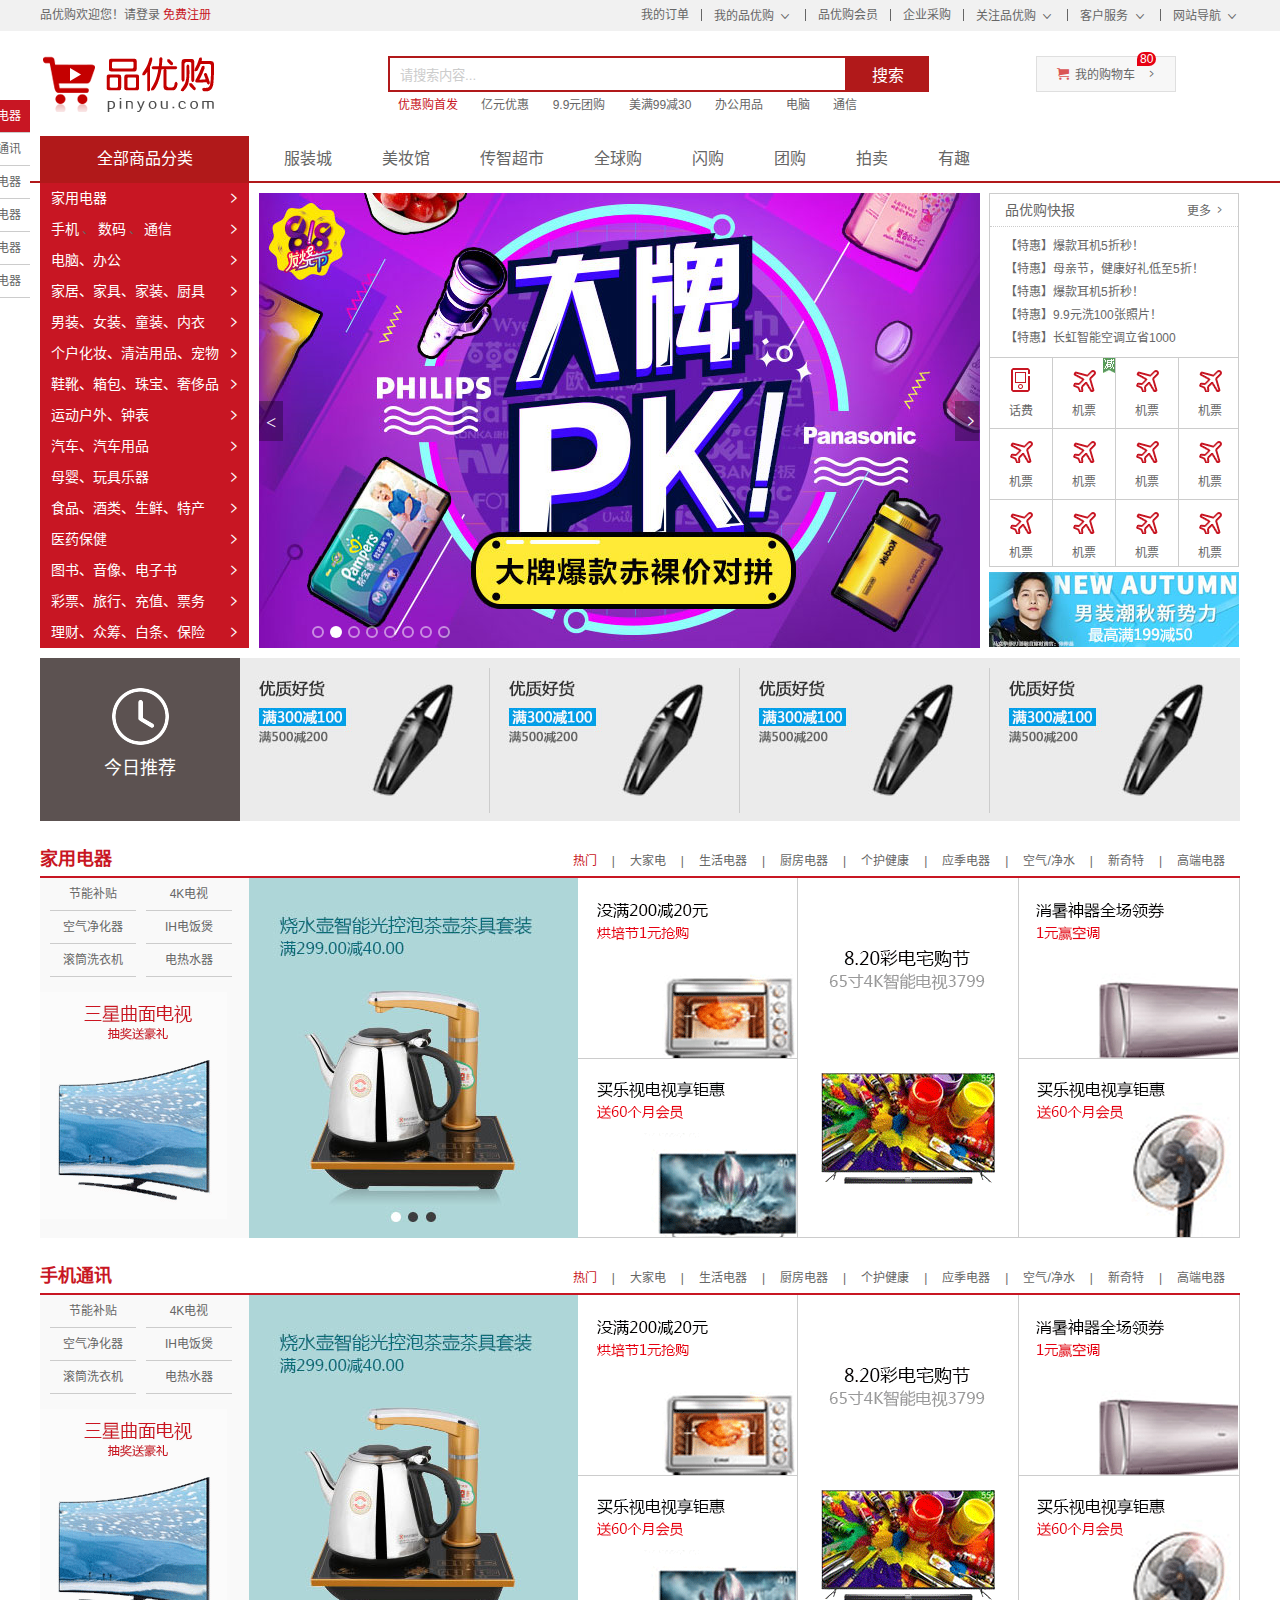
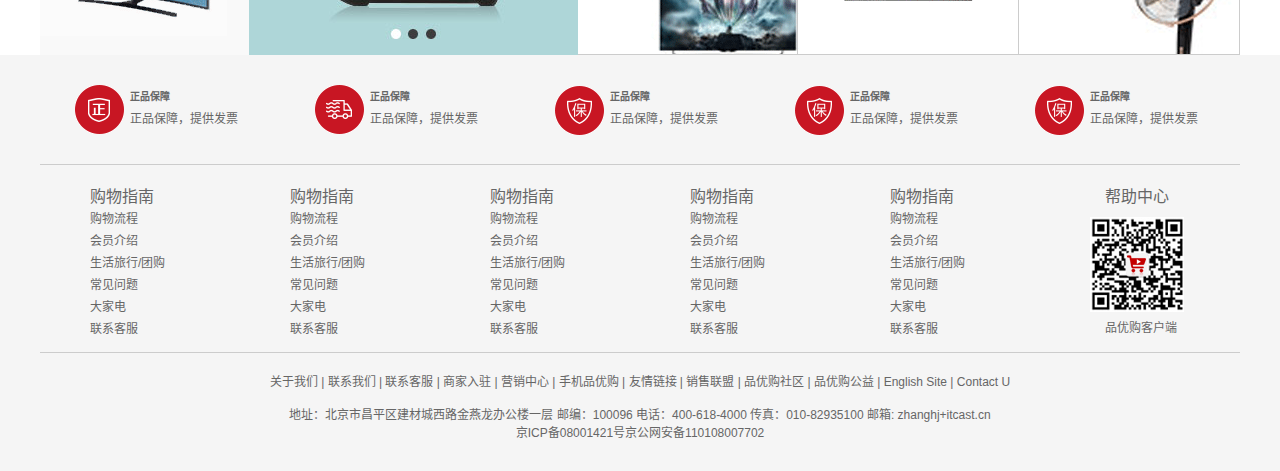
<file: pinyougou/index.html>
<!DOCTYPE html>
<html lang="zh-CN">
<head>
	<meta charset="UTF-8">
	<title>品优购-综合网购首选-正品低价、品质保障、配送及时、轻松购物！</title>
	<meta name="description" content="品优购JD.COM-专业的综合网上购物商城,销售家电、数码通讯、电脑、家居百货、服装服饰、母婴、图书、食品等数万个品牌优质商品.便捷、诚信的服务，为您提供愉悦的网上购物体验!" />
	<meta name="Keywords" content="网上购物,网上商城,手机,笔记本,电脑,MP3,CD,VCD,DV,相机,数码,配件,手表,存储卡,品优购" />
	<!-- 引入facicon.ico网页图标 -->
	<link rel="shortcut icon" href="favicon.ico"  type="image/x-icon"/>    
	<!-- 引入css 初始化的css 文件 -->
	<link rel="stylesheet" href="css/base.css">
	<!-- 引入公共样式的css 文件 -->
	<link rel="stylesheet" href="css/common.css">
	<!-- 引入 首页的css文件 -->
	<link rel="stylesheet" href="css/index.css">
</head>
<body>
	<!-- 顶部快捷导航start -->
	<div class="shortcut">
		<div class="w">
			<div class="fl">
				<ul>
					<li>品优购欢迎您！ </li>
					<li> 
						<a href="#">请登录</a>
						<a href="#" class="style-red">免费注册</a>
					</li>
				</ul>
			</div>
			<div class="fr">
				<ul>
					<li><a href="#">我的订单</a></li>
					<li class="spacer"></li>
					<li>
						<a href="#">我的品优购</a>
						<i class="icomoon"></i>
					</li>
					<li class="spacer"></li>
					<li><a href="#">品优购会员</a></li>
					<li class="spacer"></li>
					<li><a href="#">企业采购</a></li>
					<li class="spacer"></li>
					<li><a href="#">关注品优购</a> <i class="icomoon"></i></li>
					<li class="spacer"></li>
					<li><a href="#">客户服务</a> <i class="icomoon"></i></li>
					<li class="spacer"></li>
					<li><a href="#">网站导航</a> <i class="icomoon"></i></li>
				</ul>
			</div>
		</div>
	</div>
	<!-- 顶部快捷导航end  -->
	<!-- header制作 -->
	<div class="header w">
		<!-- logo -->
		<div class="logo">
			<h1>
				<a href="index.html" title="品优购">品优购</a>
			</h1>
		</div>
		<!-- search -->
		<div class="search">
			<input type="text" class="text" value="请搜索内容...">
			<button class="btn">搜索</button>
		</div>
		<!-- hotwrods -->
		<div class="hotwrods">
			<a href="#" class="style-red">优惠购首发</a>
			<a href="#">亿元优惠</a>
			<a href="#">9.9元团购</a>
			<a href="#">美满99减30</a>
			<a href="#">办公用品</a>
			<a href="#">电脑</a>
			<a href="#">通信</a>                         
		</div>
		<div class="shopcar">
			<i class="car"> </i>我的购物车 <i class="arrow">  </i>  
			<i class="count">80</i>
		</div>
	</div>
	<!-- header 结束 -->
	<!-- nav start -->
	<div class="nav">
		<div class="w">
			<div class="dropdown fl">
				<div class="dt"> 全部商品分类 </div>
				<div class="dd">  
					<ul>
						<li class="menu_item"><a href="#">家用电器</a>  <i>  </i>  </li>
						<li class="menu_item">
						    <a href="list.html">手机</a>   、
						    <a href="#">数码</a>   、
						    <a href="#">通信</a>   
							<i>  </i>  
						</li>
						<li class="menu_item"><a href="#">电脑、办公</a>  <i>  </i>  </li>
						<li class="menu_item"><a href="#">家居、家具、家装、厨具</a>  <i>  </i>  </li>
						<li class="menu_item"><a href="#">男装、女装、童装、内衣</a>  <i>  </i>  </li>
						<li class="menu_item"><a href="#">个户化妆、清洁用品、宠物</a>  <i>  </i>  </li>
						<li class="menu_item"><a href="#">鞋靴、箱包、珠宝、奢侈品</a>  <i>  </i>  </li>		
						<li class="menu_item"><a href="#">运动户外、钟表</a>  <i>  </i>  </li>
						<li class="menu_item"><a href="#">汽车、汽车用品</a>  <i>  </i>  </li>
						<li class="menu_item"><a href="#">母婴、玩具乐器</a>  <i>  </i>  </li>
						<li class="menu_item"><a href="#">食品、酒类、生鲜、特产</a>  <i>  </i>  </li>
						<li class="menu_item"><a href="#">医药保健</a>  <i>  </i>  </li>
						<li class="menu_item"><a href="#">图书、音像、电子书</a>  <i> </i>  </li>
						<li class="menu_item"><a href="#">彩票、旅行、充值、票务</a>  <i> </i>  </li>
						<li class="menu_item"><a href="#">理财、众筹、白条、保险</a>  <i>  </i>  </li>
					</ul>
				 </div>
			</div>
			<!-- 右侧导航 -->
			<div class="navitems fl">
				<ul>
					<li><a href="#">服装城</a></li>
					<li><a href="#">美妆馆</a></li>
					<li><a href="#">传智超市</a></li>
					<li><a href="#">全球购</a></li>
					<li><a href="#">闪购</a></li>
					<li><a href="#">团购</a></li>
					<li><a href="#">拍卖</a></li>
					<li><a href="#">有趣</a></li>
				</ul>                                                
			</div>
		</div>
	</div>
	<!-- nav end  -->
    <!-- main 模块 -->
    <div class="w">
     	 <div class="main">
     	 	 <div class="focus fl">
     	 	 	<a href="#" class="arrow-l"> < </a>
     	 	 	<a href="#" class="arrow-r">  </a>
     	 	 	<ul>
     	 	 		<li>
     	 	 		  <a href="#"><img src="upload/focus.jpg" alt=""></a>
     	 	 		</li>
     	 	 	</ul>
     	 	 	<ol class="circle">
     	 	 		<li></li>
     	 	 		<li class="current"></li>
     	 	 		<li></li>
     	 	 		<li></li>
     	 	 		<li></li>
     	 	 		<li></li>
     	 	 		<li></li>
     	 	 		<li></li>
     	 	 	</ol>
     	 	 </div>
     	 	 <div class="newsflash fr">
     	 	 	<div class="news">
     	 	 		<div class="news-hd">
     	 	 			品优购快报
     	 	 			<a href="#">更多</a>
     	 	 		</div>
     	 	 		<div class="news-bd">
     	 	 			<ul>
     	 	 				<li><a href="#">【特惠】爆款耳机5折秒！</a></li>
     	 	 				<li><a href="#">【特惠】母亲节，健康好礼低至5折！</a></li>
     	 	 				<li><a href="#">【特惠】爆款耳机5折秒！</a></li>
     	 	 				<li><a href="#">【特惠】9.9元洗100张照片！</a></li>
     	 	 				<li><a href="#">【特惠】长虹智能空调立省1000</a></li>
     	 	 			</ul>
     	 	 		</div>
     	 	 	</div>
     	 	 	<div class="lifeservice">
     	 	 		<ul>
  						<li>
  							<a href="#">
  								<i class="service_ico service_ico_huafei"></i>
  								<p>话费</p>
  							</a>
  						</li>
  						<li>
  							<a href="#">
  								<i class="service_ico service_ico_feiji"></i>
  								<p>机票</p>
  							</a>
  							<span class="hot"></span>
  						</li>
  						<li>
  							<a href="#">
  								<i class="service_ico service_ico_feiji"></i>
  								<p>机票</p>
  							</a>
  						</li>
  						<li>
  							<a href="#">
  								<i class="service_ico service_ico_feiji"></i>
  								<p>机票</p>
  							</a>
  						</li>
  						<li>
  							<a href="#">
  								<i class="service_ico service_ico_feiji"></i>
  								<p>机票</p>
  							</a>
  						</li>
  						<li>
  							<a href="#">
  								<i class="service_ico service_ico_feiji"></i>
  								<p>机票</p>
  							</a>
  						</li>
  						<li>
  							<a href="#">
  								<i class="service_ico service_ico_feiji"></i>
  								<p>机票</p>
  							</a>
  						</li>
  						<li>
  							<a href="#">
  								<i class="service_ico service_ico_feiji"></i>
  								<p>机票</p>
  							</a>
  						</li>
  						<li>
  							<a href="#">
  								<i class="service_ico service_ico_feiji"></i>
  								<p>机票</p>
  							</a>
  						</li>
  						<li>
  							<a href="#">
  								<i class="service_ico service_ico_feiji"></i>
  								<p>机票</p>
  							</a>
  						</li>
  						<li>
  							<a href="#">
  								<i class="service_ico service_ico_feiji"></i>
  								<p>机票</p>
  							</a>
  						</li>
  						<li>
  							<a href="#">
  								<i class="service_ico service_ico_feiji"></i>
  								<p>机票</p>
  							</a>
  						</li>
     	 	 		</ul>
     	 	 	</div>
     	 	 	<div class="bargain">
     	 	 		<img src="upload/bargain.jpg" alt="">
     	 	 	</div>
     	 	 </div>
     	 </div>
    </div>

    <!-- 推荐服务模块 start -->
	<div class="recommend w">
		<div class="recom-hd fl">
			<img src="img/clock.png" alt="">
			<h3>今日推荐</h3>
		</div>
		<div class="recom-bd fl">
			<ul>
				<li>
					<a href="#">
						<img src="upload/pic.jpg" alt="">
					</a>
				</li>
				<li>
					<a href="#">
						<img src="upload/pic.jpg" alt="">
					</a>
				</li>
				<li>
					<a href="#">
						<img src="upload/pic.jpg" alt="">
					</a>
				</li>
				<li class="last">
					<a href="#">
						<img src="upload/pic.jpg" alt="">
					</a>
				</li>
				
			</ul>
		</div>
	</div>
    <!-- 推荐服务模块 end -->
	
	<!-- 楼层区 start -->
	<div class="floor">
		<div class="jiadian w">
			<div class="box-hd">
				<h3>家用电器</h3>
				<div class="tab-list">
					<ul>
						<li><a href="#" class="style-red">热门</a>|</li>
						<li><a href="#">大家电</a>|</li>
						<li><a href="#">生活电器</a>|</li>
						<li><a href="#">厨房电器</a>|</li>
						<li><a href="#">个护健康</a>|</li>
						<li><a href="#">应季电器</a>|</li>
						<li><a href="#">空气/净水</a>|</li>
						<li><a href="#">新奇特</a>|</li>
						<li><a href="#">高端电器</a></li>
					</ul>
				</div>
			</div>
			<div class="box-bd">
				<ul class="tab-con">
					<li class="w209">
						<ul class="tab-con-list">
							<li>
								<a href="#">节能补贴</a>
							</li>
							<li>
								<a href="#">4K电视</a>
							</li>
							<li>
								<a href="#">空气净化器</a>
							</li>
							<li>
								<a href="#">IH电饭煲</a>
							</li>
							<li>
								<a href="#">滚筒洗衣机</a>
							</li>
							<li>
								<a href="#">电热水器</a>
							</li>
						</ul>
						<img src="upload/floor-1-1.png" alt="">
					</li>
					<li class="w329">
						<img src="upload/pic1.jpg" alt="">
					</li>
					<li class="w219">
						<div class="tab-con-item">
							<a href="#">
								<img src="upload/floor-1-2.png" alt="">
							</a>
						</div>
						<div class="tab-con-item">
							<a href="#">
								<img src="upload/floor-1-3.png" alt="">
							</a>
						</div>
					</li>
					<li class="w220">
						<div class="tab-con-item">
							<a href="#">
								<img src="upload/floor-1-4.png" alt="">
							</a>
						</div>
					</li>
					<li class="w220">
						<div class="tab-con-item">
							<a href="#">
								<img src="upload/floor-1-5.png" alt="">
							</a>
						</div>
						<div class="tab-con-item">
							<a href="#">
								<img src="upload/floor-1-6.png" alt="">
							</a>
						</div>
					</li>
				</ul>
				<!-- <ul class="tab-con">
					<li>1</li>
					<li>2</li>
					<li>3</li>
					<li>4</li>
					<li>5</li>
				</ul> -->
			</div>
		</div>
		<div class="shouji w">
			<div class="box-hd">
				<h3>手机通讯</h3>
				<div class="tab-list">
					<ul>
						<li><a href="#" class="style-red">热门</a>|</li>
						<li><a href="#">大家电</a>|</li>
						<li><a href="#">生活电器</a>|</li>
						<li><a href="#">厨房电器</a>|</li>
						<li><a href="#">个护健康</a>|</li>
						<li><a href="#">应季电器</a>|</li>
						<li><a href="#">空气/净水</a>|</li>
						<li><a href="#">新奇特</a>|</li>
						<li><a href="#">高端电器</a></li>
					</ul>
				</div>
			</div>
			<div class="box-bd">
				<ul class="tab-con">
					<li class="w209">
						<ul class="tab-con-list">
							<li>
								<a href="#">节能补贴</a>
							</li>
							<li>
								<a href="#">4K电视</a>
							</li>
							<li>
								<a href="#">空气净化器</a>
							</li>
							<li>
								<a href="#">IH电饭煲</a>
							</li>
							<li>
								<a href="#">滚筒洗衣机</a>
							</li>
							<li>
								<a href="#">电热水器</a>
							</li>
						</ul>
						<img src="upload/floor-1-1.png" alt="">
					</li>
					<li class="w329">
						<img src="upload/pic1.jpg" alt="">
					</li>
					<li class="w219">
						<div class="tab-con-item">
							<a href="#">
								<img src="upload/floor-1-2.png" alt="">
							</a>
						</div>
						<div class="tab-con-item">
							<a href="#">
								<img src="upload/floor-1-3.png" alt="">
							</a>
						</div>
					</li>
					<li class="w220">
						<div class="tab-con-item">
							<a href="#">
								<img src="upload/floor-1-4.png" alt="">
							</a>
						</div>
					</li>
					<li class="w220">
						<div class="tab-con-item">
							<a href="#">
								<img src="upload/floor-1-5.png" alt="">
							</a>
						</div>
						<div class="tab-con-item">
							<a href="#">
								<img src="upload/floor-1-6.png" alt="">
							</a>
						</div>
					</li>
				</ul>
				<!-- <ul class="tab-con">
					<li>1</li>
					<li>2</li>
					<li>3</li>
					<li>4</li>
					<li>5</li>
				</ul> -->
			</div>
		</div>
	</div>
	<!-- 楼层区 end -->
	<!-- 固定电梯导航 -->
	<div class="fixedtool">
		<ul>
			<li class="current">家用电器</li>
			<li>手机通讯</li>
			<li>家用电器</li>
			<li>家用电器</li>
			<li>家用电器</li>
			<li>家用电器</li>
		</ul>
	</div>
	<!-- footer start -->
	<div class="footer">
		<div class="w">
			 <!-- mod_service -->
			 <div class="mod_service">
			 	<ul>
			 		<li>
			 			<i class="mod-service-icon mod_service_zheng"></i>
			 			<div class="mod_service_tit">
			 				<h5>正品保障</h5>
			 				<p>正品保障，提供发票</p>
			 			</div>
			 		</li>
			 		<li>
			 			<i class="mod-service-icon mod_service_kuai"></i>
			 			<div class="mod_service_tit">
			 				<h5>正品保障</h5>
			 				<p>正品保障，提供发票</p>
			 			</div>
			 		</li>
			 		<li>
			 			<i class="mod-service-icon mod_service_bao"></i>
			 			<div class="mod_service_tit">
			 				<h5>正品保障</h5>
			 				<p>正品保障，提供发票</p>
			 			</div>
			 		</li>
			 		<li>
			 			<i class="mod-service-icon mod_service_bao"></i>
			 			<div class="mod_service_tit">
			 				<h5>正品保障</h5>
			 				<p>正品保障，提供发票</p>
			 			</div>
			 		</li>
			 		<li>
			 			<i class="mod-service-icon mod_service_bao"></i>
			 			<div class="mod_service_tit">
			 				<h5>正品保障</h5>
			 				<p>正品保障，提供发票</p>
			 			</div>
			 		</li>		
			 	</ul>
			 </div>
			 <!-- mod_help -->
			 <div class="mod_help">
			 	<dl class="mod_help_item">
			 		<dt>购物指南</dt>
			 		<dd> <a href="#">购物流程 </a></dd>
			 		<dd> <a href="#">会员介绍 </a></dd>
			 		<dd> <a href="#">生活旅行/团购 </a></dd>
			 		<dd> <a href="#">常见问题 </a></dd>
			 		<dd> <a href="#">大家电 </a></dd>
			 		<dd> <a href="#">联系客服 </a></dd>
			 	</dl>
			 	<dl class="mod_help_item">
			 		<dt>购物指南</dt>
			 		<dd> <a href="#">购物流程 </a></dd>
			 		<dd> <a href="#">会员介绍 </a></dd>
			 		<dd> <a href="#">生活旅行/团购 </a></dd>
			 		<dd> <a href="#">常见问题 </a></dd>
			 		<dd> <a href="#">大家电 </a></dd>
			 		<dd> <a href="#">联系客服 </a></dd>
			 	</dl>
			 	<dl class="mod_help_item">
			 		<dt>购物指南</dt>
			 		<dd> <a href="#">购物流程 </a></dd>
			 		<dd> <a href="#">会员介绍 </a></dd>
			 		<dd> <a href="#">生活旅行/团购 </a></dd>
			 		<dd> <a href="#">常见问题 </a></dd>
			 		<dd> <a href="#">大家电 </a></dd>
			 		<dd> <a href="#">联系客服 </a></dd>
			 	</dl>
			 	<dl class="mod_help_item">
			 		<dt>购物指南</dt>
			 		<dd> <a href="#">购物流程 </a></dd>
			 		<dd> <a href="#">会员介绍 </a></dd>
			 		<dd> <a href="#">生活旅行/团购 </a></dd>
			 		<dd> <a href="#">常见问题 </a></dd>
			 		<dd> <a href="#">大家电 </a></dd>
			 		<dd> <a href="#">联系客服 </a></dd>
			 	</dl>
			 	<dl class="mod_help_item">
			 		<dt>购物指南</dt>
			 		<dd> <a href="#">购物流程 </a></dd>
			 		<dd> <a href="#">会员介绍 </a></dd>
			 		<dd> <a href="#">生活旅行/团购 </a></dd>
			 		<dd> <a href="#">常见问题 </a></dd>
			 		<dd> <a href="#">大家电 </a></dd>
			 		<dd> <a href="#">联系客服 </a></dd>
			 	</dl>
			 	<dl class="mod_help_item mod_help_app">
			 		<dt>帮助中心</dt>
			 		<dd> 
						<img src="upload/erweima.png" alt="">
						<p>品优购客户端</p>
			 		</dd>	
			 	</dl>
			 </div>

			 <!-- mod_copyright  -->
			 <div class="mod_copyright">
			 	<p class="mod_copyright_links">
			 		关于我们  |  联系我们  |  联系客服  |  商家入驻  |  营销中心  |  手机品优购  |  友情链接  |  销售联盟  |  品优购社区  |  品优购公益  |  English Site  |  Contact U
			 	</p>
			 	<p class="mod_copyright_info">
			 		地址：北京市昌平区建材城西路金燕龙办公楼一层 邮编：100096 电话：400-618-4000 传真：010-82935100 邮箱: zhanghj+itcast.cn  <br>
          京ICP备08001421号京公网安备110108007702
			 	</p>
			 </div>
		</div>
	</div>
	<!-- footer end -->
</body>
</html>
</file>
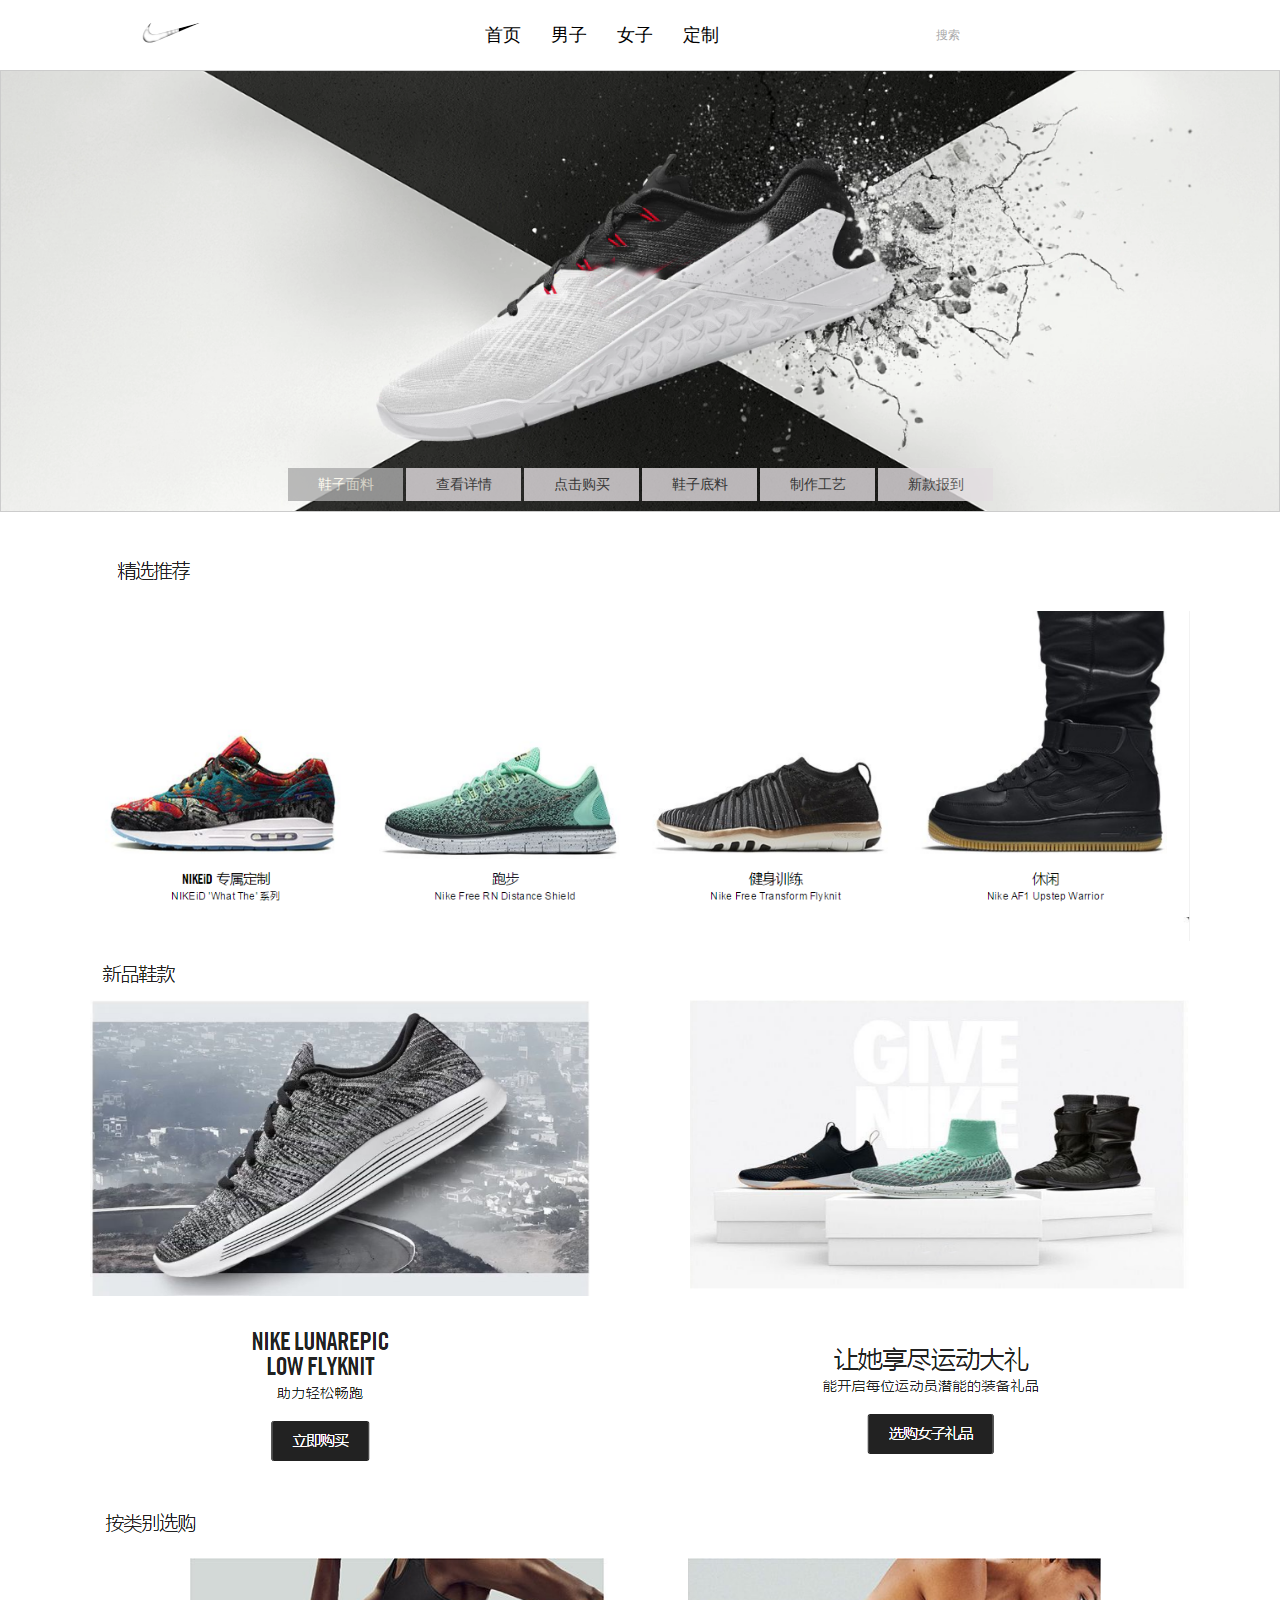
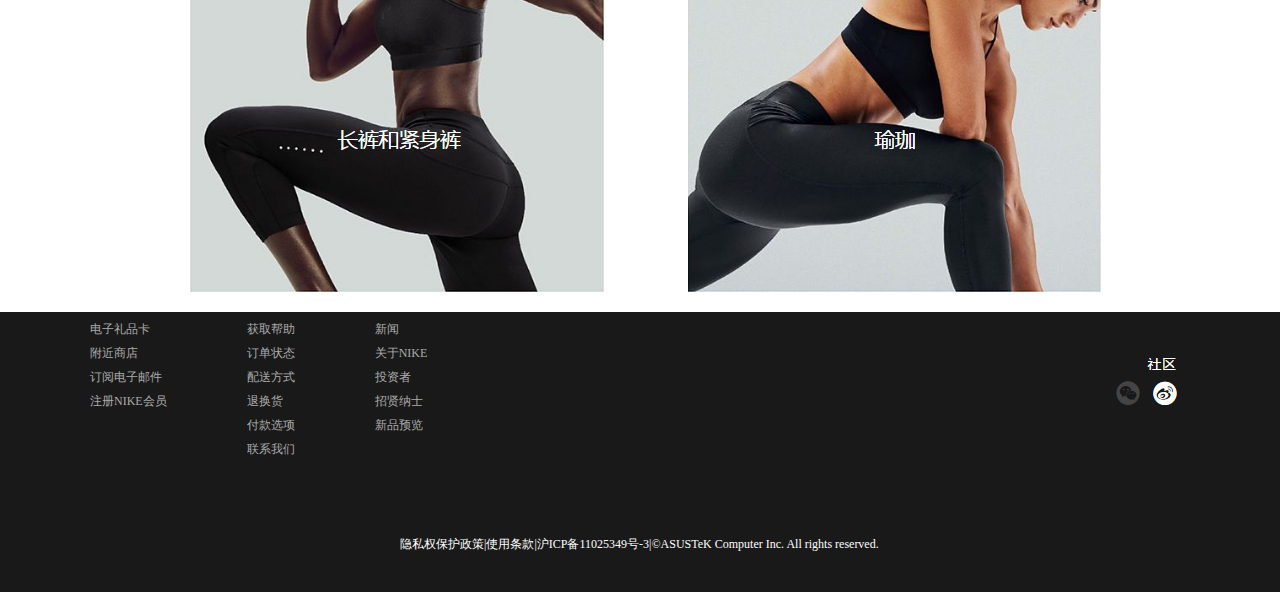
<file: Nike商业网站（HTML+CSS+Javascript）/index-boy.html>
<!DOCTYPE html>
<html>
<head>
    <meta charset="UTF-8">
    <meta name="description" content="Nikeee商城直营Nikeee公司旗下所有产品，囊括系列Nikeee男女运动服、运动鞋、羽绒、健身等系列，Nikeee生活周边，同时提供Nikeee客户服务及售后支持。" />
    <meta name="Keywords" content="网上购物,网上商城,男子，运动，鞋子,运动鞋,运动服,羽绒,健身,跑步,篮球,足球,运动装备，Nikeee" />
    <title>NIKE-boys-男子运动鞋、运动服、羽绒、健身、跑步</title>
    <style>
        * {
            list-style: none;
            text-decoration: none;/* 文本修饰（下划线之类的）：无 */
            margin: 0 ;
            padding: 0;
        }
        .safety {
            width: 1100px;
            height: 70px;
            margin: 0 auto;
            box-shadow: inset 0 --0.3px 0px #2d2d2d;
            /* 阴影元素box-shadow: h-shadow v-shadow blur spread color inset; h-shadow	必需的。水平阴影的位置。允许负值
            v-shadow	必需的。垂直阴影的位置。允许负值
            blur	可选。模糊距离
            spread	可选。阴影的大小
            color	可选。阴影的颜色。在CSS颜色值寻找颜色值的完整列表
            inset	可选。从外层的阴影（开始时）改变阴影内侧阴影*/
        }
        .logo {
            float: left;
            margin-left: 45px;
        }
        .head0 {
            float: left;
            margin-left: 260px;
            width: 300px;
        }
        .head1 li {
            float: left;
            position: relative;
            /* position属性指定一个元素（静态的，相对的，绝对或固定）的定位方法的类型。
            absolute	生成绝对定位的元素，相对于 static 定位以外的第一个父元素进行定位。元素的位置通过 "left", "top", "right" 以及 "bottom" 属性进行规定。
            fixed	生成固定定位的元素，相对于浏览器窗口进行定位。元素的位置通过 "left", "top", "right" 以及 "bottom" 属性进行规定。
            relative	生成相对定位的元素，相对于其正常位置进行定位。因此，"left:20" 会向元素的 LEFT 位置添加 20 像素。 */
            margin-left: 10px;
        }
        .head1 li p {
            position: absolute;
            top: 70px;
            left: 0;
            width: 56px;
            height: 145px;
            background-color: #2d2d2d;
            display: none;
            z-index: 10;
            /* z-index 属性指定一个元素的堆叠顺序。
            拥有更高堆叠顺序的元素总是会处于堆叠顺序较低的元素的前面。
            注意： z-index 进行定位元素(position:absolute, position:relative, or position:fixed)。 */
        }
        .head1 a {
            font: 18px/2 微软雅黑;
        }
        .head1 li:hover {
            background-color: #2d2d2d;
        }
        .head1 li p a,.head2 a {
            display: block;
            font: 12px/2 宋体;
            padding: 0 6px;
            color: #ababab;
            width: auto;
        }
        .head1 li:hover p {
            display: block;
        }
        .head1 li p a:hover {
            color: #ffba00;
        }
        .head1 a {
            color: #000;
            width: 56px;
            display: block;
            text-align: center;
            line-height: 70px;
        }
        .head1 a:hover {
            background-color: #2d2d2d;
            color: #fff;
        }
        .head2 {
            float: left;
            margin-left: 165px;
            margin-top: 16px;
        }
        .head2 a {
            display: block;
            float: left;
            padding-top: 7px;
        }
        .input_1 {
            height: 30px;
            border-radius: 5px;
            /* border-radius 属性是一个最多可指定四个 border -*- radius 属性的复合属性
            提示： 这个属性允许你为元素添加圆角边框！ */
            float: left;
        }
        body, html, div, blockquote, img, lablel, p, h1, h2, h3, h4, h5, h6, pre, ul, ol, li, dl, dt, dd, form, a, fieldset, input, th, td {
            margin: 0;
            padding: 0;
            border: 0;
            outline: none;
            /* outline（轮廓）是绘制于元素周围的一条线，位于边框边缘的外围，可起到突出元素的作用。
            outline简写属性在一个声明中设置所有的轮廓属性。
            可以设置的属性分别是（按顺序）：outline-color, outline-style, outline-width
            如果不设置其中的某个值，也不会出问题，比如 outline:solid #ff0000; 也是允许的。 */
            list-style-type: none;
            overflow-x: none;
        }
        body {
            line-height: 1px;
            font-size: 88%;
            font-family:"微软雅黑" ;
        }
        h1, h2, h3, h4, h5, h6 {
            font-size: 100%;
            margin: 0;
            font-weight: 400px;
            padding: 0;
        }
        ul, ol {
            list-style-type: none;
            /* list-style-type 属性设置列表项标记的类型。
            例如：
            none	无标记。
            disc	默认。标记是实心圆。
            circle	标记是空心圆。
            square	标记是实心方块。
            decimal	标记是数字。
            decimal-leading-zero	0开头的数字标记。(01, 02, 03, 等。) 等*/
        }
        a {
            color: #404040;
            text-decoration: none;/* 文本修饰 */
        }
        .content p img {
            width: 1100px;
        }
        .footer {
            width: 100%;
            height: 280px;
            background-color: #191919;
        }
        .footer1 li a {
            font: 12px/2 宋体;
            color: #ababab;
        }
        .footer1 li a:hover {
            color: aliceblue;
        }
        .footer1 ul {
            padding-top: 5px;
            float: left;
        }
        .footer_down {
            margin-left: 400px;
            margin-top: 20px;
        }
        .footer_down a {
            font: 12px/2 宋体;
            color: #fff;
        }
        .footer_down span {
            font: 12px/2 宋体;
            color: #fff;
        }
        .footer_down a:hover {
            color:#ababab;
        }
    </style>
    <!-- 页面CSS样式 -->
    <link rel="stylesheet" href="css/style_2.css">

    <!-- js文件 -->
    <script src="js/jquery-2.1.4.min.js"></script>
    <script src="js/index.js"></script>
</head>
<body>
    <!-- 头部(logo+nav+搜索栏)start -->
    <div class="head safety">
        <div class="logo"><a href="index.html"><img src="img/logo_1.png"></a></div>
        <div class="head0">
            <ul class="head1">
                <li><a href="index.html">首页</a></li>
                <li>
                    <a href="index-boy.html">男子</a>
                    <p>
                        <a href="index-boy.html">男鞋</a>
                        <a href="index-boy.html">羽绒</a>
                        <a href="index-boy.html">运动鞋</a>
                        <a href="index-boy.html">运动服</a>
                        <a href="index-boy.html">健身</a>
                        <a href="index-boy.html">跑步</a>
                    </p>
                </li>
                <li>
                    <a href="index-girl.html">女子</a>
                    <p>
                        <a href="index-girl.html">女鞋</a>
                        <a href="index-girl.html">羽绒</a>
                        <a href="index-girl.html">运动鞋</a>
                        <a href="index-girl.html">运动服</a>
                        <a href="index-girl.html">健身</a>
                        <a href="index-girl.html">跑步</a>
                    </p>
                </li>
                <li>
                    <a href="index-customize.html">定制</a>
                </li>
            </ul>
        </div>
        <div class="head2">
            <form action="form_action.asp" method="GET">
                <a href="#">搜索</a>
                <p>
                    <input type="text" name="fname">
                </p>
            </form>
        </div>
    </div>
    <!-- 头部(logo+nav+搜索栏)end -->

    <!-- center中部(banner+主要内容)start -->
    <div class="center">
        <!-- banner轮播start -->
        <div class="center_top">
            <div class="content_middle">
                <div class="common_da">
                    <a class="common btnLeft" href="javascript:;"></a>
                    <a class="common btnRight" href="javascript:;"></a>
                </div>
                <ul>
                    <li style="background:url(img/banner_11.png) no-repeat center center; opacity:100; filter: alpha(opacity=1);"></li>
                    <li style="background:url(img/banner_12.png) no-repeat center center;"></li>
                    <li style="background:url(img/banner_13.png) no-repeat center center;"></li>
                    <li style="background:url(img/banner_14.png) no-repeat center center;"></li>
                    <li style="background:url(img/banner_15.png) no-repeat center center;"></li>
                    <li style="background:url(img/banner_16.png) no-repeat center center;"></li>
                </ul>
                <div class="table">
                    <a class="small_active" href="javascript:;">鞋子面料</a>
                    <a href="javascript:;">查看详情</a>
                    <a href="javascript:;">点击购买</a>
                    <a href="javascript:;">鞋子底料</a>
                    <a href="javascript:;">制作工艺</a>
                    <a href="javascript:;">新款报到</a>
                </div>
            </div>
        </div>
        <!-- banner轮播end -->
    </div>
    <div class="content safety" style="box-shadow: none; height: 1400px;">
        <a href="#"><img src="img/foot_15.png"></a>
        <p><a href="#"><img src="img/foot_17.png"></a></p>
        <div>
            <a href="#"><img src="img/conter_13.png" alt=""></a>
        </div>
        <div style="float: left;"><img style="width: 500px; height: 300px;" src="img/foot_13.png"></div>
        <div style="float: right;"><img style="width: 500px; height: 300px;" src="img/foot_14.png"></div>
        <div style="float: left;"><a href="#"><img src="img/foot_22.png"></a></div>
        <div style="float: right;"><a href="#"><img src="img/foot_21.png"></a></div>
        <p><a href="#"><img src="img/foot_23.png"></a></p>
        <div style="float: left; margin-left: 100px;"><a href="#"><img src="img/conter_1.png"></a></div>
        <div style="float: left; margin-left: 80px;"><a href="#"><img src="img/conter_12.png"></a></div>
    </div>
    <!-- center中部(banner+主要内容)end -->

    <!-- footer尾部start -->
    <div class="footer">
        <div class="footer1" style="height: 200px; width: 1100px; margin: 0 auto;">
            <ul>
                <li><a href="#">电子礼品卡</a></li>
                <li><a href="#">附近商店</a></li>
                <li><a href="#">订阅电子邮件</a></li>
                <li><a href="#">注册NIKE会员</a></li>
            </ul>
            <ul style="margin-left: 80px;">
                <li><a href="#">获取帮助</a></li>
                <li><a href="#">订单状态</a></li>
                <li><a href="#">配送方式</a></li>
                <li><a href="#">退换货</a></li>
                <li><a href="#">付款选项</a></li>
                <li><a href="#">联系我们</a></li>
            </ul>
            <ul style="margin-left: 80px;">
                <li><a href="#">新闻</a></li>
                <li><a href="#">关于NIKE</a></li>
                <li><a href="#">投资者</a></li>
                <li><a href="#">招贤纳士</a></li>
                <li><a href="#">新品预览</a></li>
            </ul>
            <p style="float: right;"><a href="#"><img src="img/foote_1.png"></a></p>
        </div>
        <!-- footer尾部end -->

        <!-- 版权声明start -->
        <div class="footer_down">
            <a href="#">隐私权保护政策</a><span>|</span><a href="#">使用条款</a><span>|</span><a href="#">沪ICP备11025349号-3</a><span>|</span><span>©ASUSTeK Computer Inc. All   rights reserved.</span>
        </div>
        <!-- 版权声明end -->
    </div>
</body>
</html>
</file>
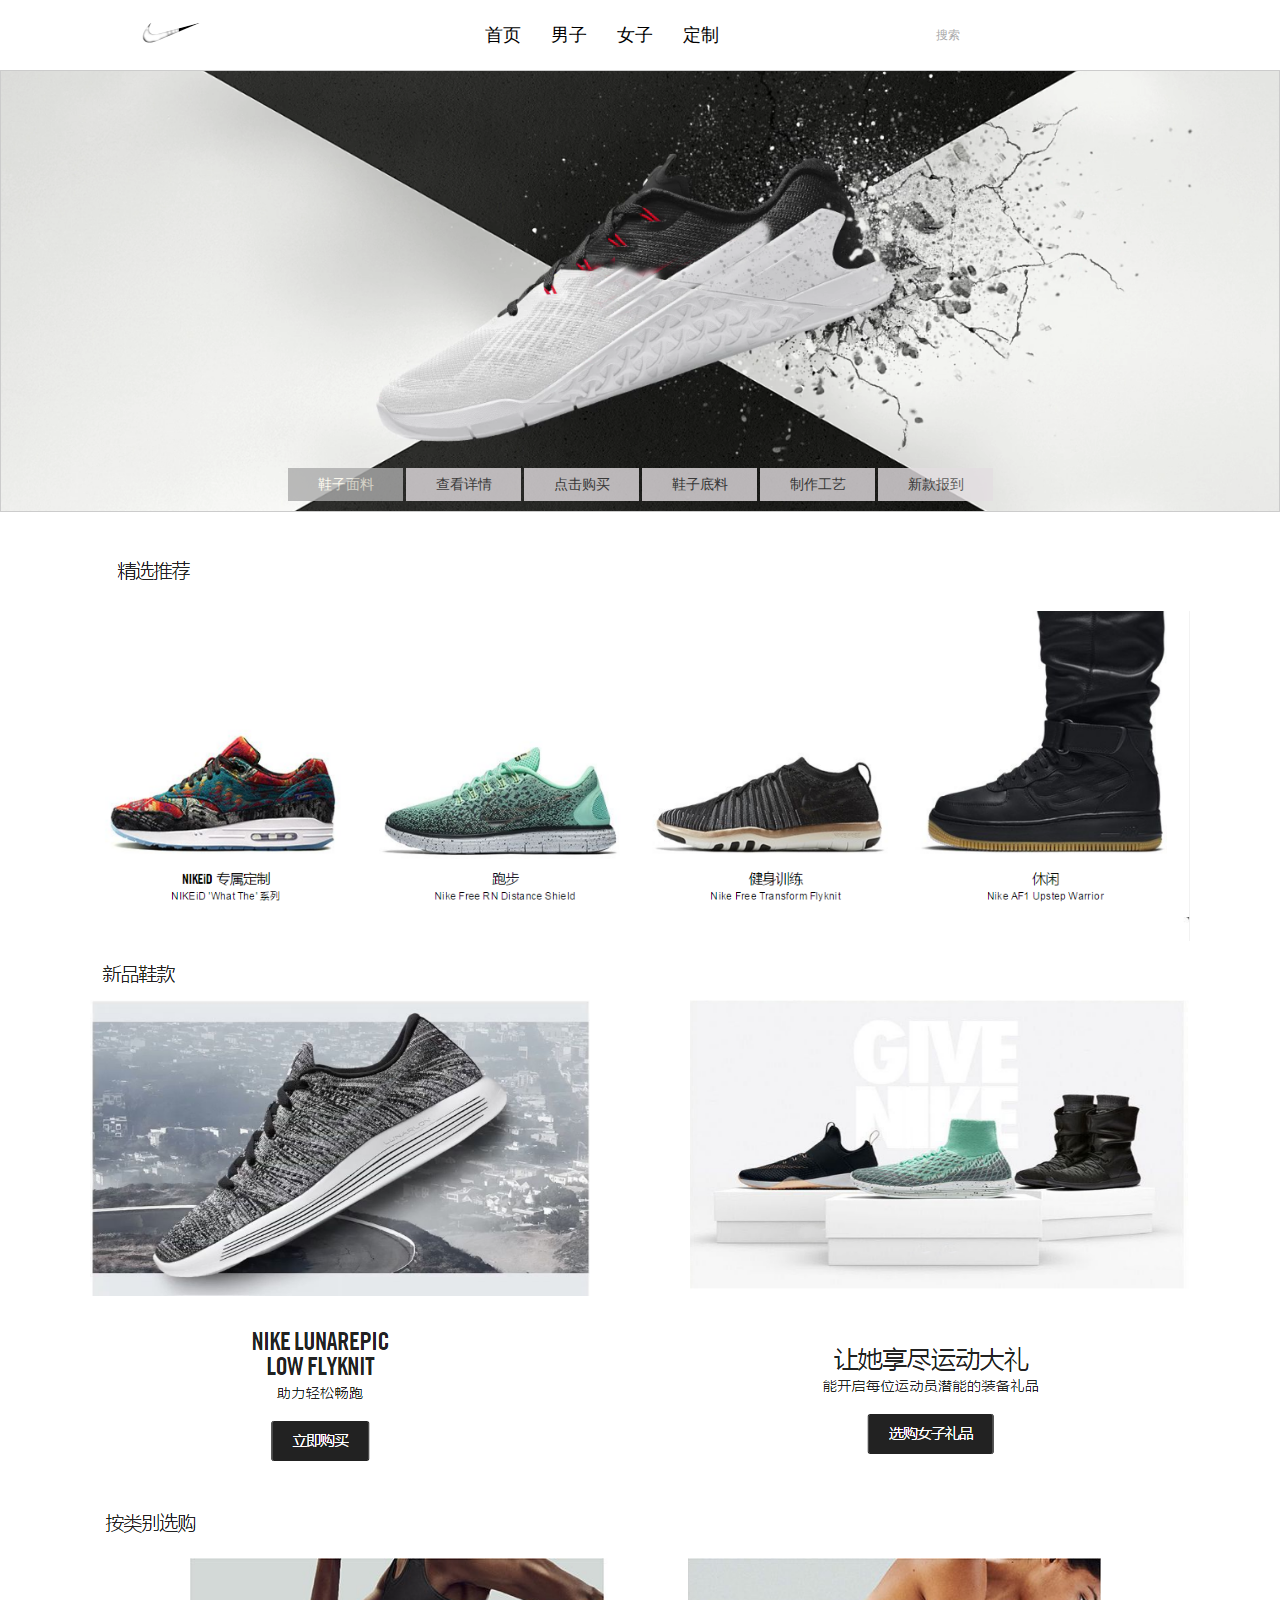
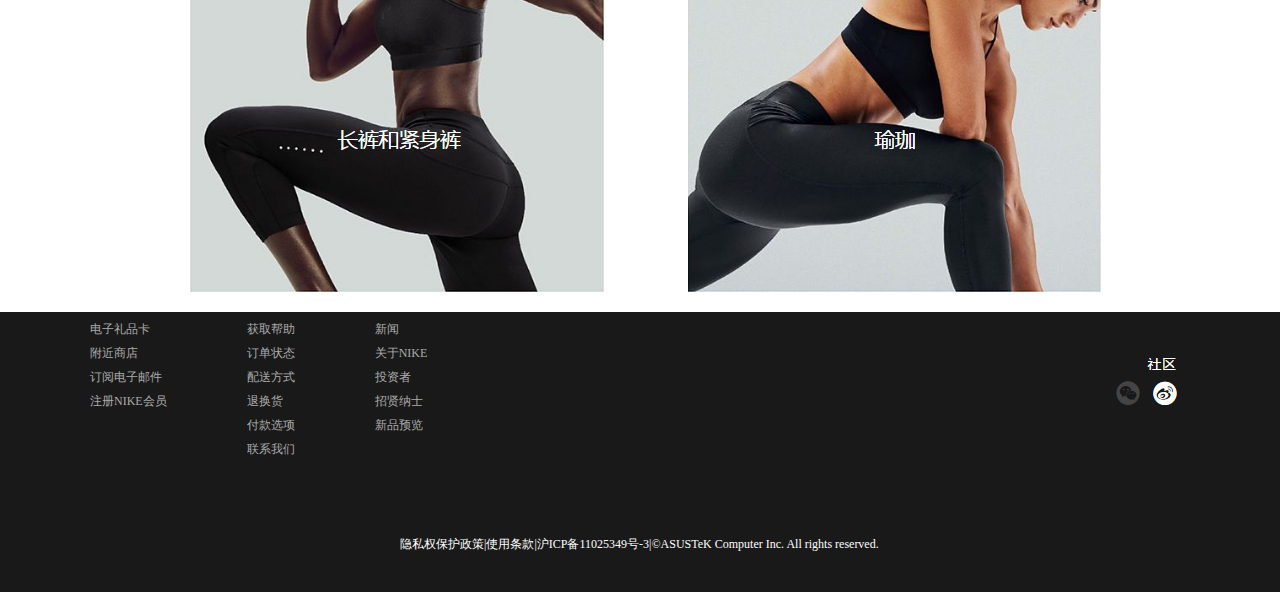
<file: Nike商业网站（HTML+CSS+Javascript）/index-customize.html>
<!DOCTYPE html>
<html>
<head>
    <meta charset="UTF-8">
    <title>NIKE-customize</title>
    <style>
        * {
            list-style: none;
            text-decoration: none;/* 文本修饰（下划线之类的）：无 */
            margin: 0 ;
            padding: 0;
        }
        .safety {
            width: 1100px;
            height: 70px;
            margin: 0 auto;
            box-shadow: inset 0 --0.3px 0px #2d2d2d;
            /* 阴影元素box-shadow: h-shadow v-shadow blur spread color inset; h-shadow	必需的。水平阴影的位置。允许负值
            v-shadow	必需的。垂直阴影的位置。允许负值
            blur	可选。模糊距离
            spread	可选。阴影的大小
            color	可选。阴影的颜色。在CSS颜色值寻找颜色值的完整列表
            inset	可选。从外层的阴影（开始时）改变阴影内侧阴影*/
        }
        .logo {
            float: left;
            margin-left: 45px;
        }
        .head0 {
            float: left;
            margin-left: 260px;
            width: 300px;
        }
        .head1 li {
            float: left;
            position: relative;
            /* position属性指定一个元素（静态的，相对的，绝对或固定）的定位方法的类型。
            absolute	生成绝对定位的元素，相对于 static 定位以外的第一个父元素进行定位。元素的位置通过 "left", "top", "right" 以及 "bottom" 属性进行规定。
            fixed	生成固定定位的元素，相对于浏览器窗口进行定位。元素的位置通过 "left", "top", "right" 以及 "bottom" 属性进行规定。
            relative	生成相对定位的元素，相对于其正常位置进行定位。因此，"left:20" 会向元素的 LEFT 位置添加 20 像素。 */
            margin-left: 10px;
        }
        .head1 li p {
            position: absolute;
            top: 70px;
            left: 0;
            width: 56px;
            height: 145px;
            background-color: #2d2d2d;
            display: none;
            z-index: 10;
            /* z-index 属性指定一个元素的堆叠顺序。
            拥有更高堆叠顺序的元素总是会处于堆叠顺序较低的元素的前面。
            注意： z-index 进行定位元素(position:absolute, position:relative, or position:fixed)。 */
        }
        .head1 a {
            font: 18px/2 微软雅黑;
        }
        .head1 li:hover {
            background-color: #2d2d2d;
        }
        .head1 li p a,.head2 a {
            display: block;
            font: 12px/2 宋体;
            padding: 0 6px;
            color: #ababab;
            width: auto;
        }
        .head1 li:hover p {
            display: block;
        }
        .head1 li p a:hover {
            color: #ffba00;
        }
        .head1 a {
            color: #000;
            width: 56px;
            display: block;
            text-align: center;
            line-height: 70px;
        }
        .head1 a:hover {
            background-color: #2d2d2d;
            color: #fff;
        }
        .head2 {
            float: left;
            margin-left: 165px;
            margin-top: 16px;
        }
        .head2 a {
            display: block;
            float: left;
            padding-top: 7px;
        }
        .input_1 {
            height: 30px;
            border-radius: 5px;
            /* border-radius 属性是一个最多可指定四个 border -*- radius 属性的复合属性
            提示： 这个属性允许你为元素添加圆角边框！ */
            float: left;
        }
        body, html, div, blockquote, img, lablel, p, h1, h2, h3, h4, h5, h6, pre, ul, ol, li, dl, dt, dd, form, a, fieldset, input, th, td {
            margin: 0;
            padding: 0;
            border: 0;
            outline: none;
            /* outline（轮廓）是绘制于元素周围的一条线，位于边框边缘的外围，可起到突出元素的作用。
            outline简写属性在一个声明中设置所有的轮廓属性。
            可以设置的属性分别是（按顺序）：outline-color, outline-style, outline-width
            如果不设置其中的某个值，也不会出问题，比如 outline:solid #ff0000; 也是允许的。 */
            list-style-type: none;
            overflow-x: none;
        }
        body {
            line-height: 1px;
            font-size: 88%;
            font-family:"微软雅黑" ;
        }
        h1, h2, h3, h4, h5, h6 {
            font-size: 100%;
            margin: 0;
            font-weight: 400px;
            padding: 0;
        }
        ul, ol {
            list-style-type: none;
            /* list-style-type 属性设置列表项标记的类型。
            例如：
            none	无标记。
            disc	默认。标记是实心圆。
            circle	标记是空心圆。
            square	标记是实心方块。
            decimal	标记是数字。
            decimal-leading-zero	0开头的数字标记。(01, 02, 03, 等。) 等*/
        }
        a {
            color: #404040;
            text-decoration: none;/* 文本修饰 */
        }
        .content p img {
            width: 1100px;
        }
        .footer {
            width: 100%;
            height: 280px;
            background-color: #191919;
        }
        .footer1 li a {
            font: 12px/2 宋体;
            color: #ababab;
        }
        .footer1 li a:hover {
            color: aliceblue;
        }
        .footer1 ul {
            padding-top: 5px;
            float: left;
        }
        .footer_down {
            margin-left: 400px;
            margin-top: 20px;
        }
        .footer_down a {
            font: 12px/2 宋体;
            color: #fff;
        }
        .footer_down span {
            font: 12px/2 宋体;
            color: #fff;
        }
        .footer_down a:hover {
            color:#ababab;
        }
    </style>
    <!-- 页面CSS样式 -->
    <link rel="stylesheet" href="css/style_2.css">

    <!-- js文件 -->
    <script src="js/jquery-2.1.4.min.js"></script>
    <script src="js/index.js"></script>
</head>
<body>
    <!-- 头部(logo+nav+搜索栏)start -->
    <div class="head safety">
        <div class="logo"><a href="index.html"><img src="img/logo_1.png"></a></div>
        <div class="head0">
            <ul class="head1">
                <li><a href="index.html">首页</a></li>
                <li>
                    <a href="index-boy.html">男子</a>
                    <p>
                        <a href="index-boy.html">男鞋</a>
                        <a href="index-boy.html">羽绒</a>
                        <a href="index-boy.html">运动鞋</a>
                        <a href="index-boy.html">运动服</a>
                        <a href="index-boy.html">健身</a>
                        <a href="index-boy.html">跑步</a>
                    </p>
                </li>
                <li>
                    <a href="index-girl.html">女子</a>
                    <p>
                        <a href="index-girl.html">女鞋</a>
                        <a href="index-girl.html">羽绒</a>
                        <a href="index-girl.html">运动鞋</a>
                        <a href="index-girl.html">运动服</a>
                        <a href="index-girl.html">健身</a>
                        <a href="index-girl.html">跑步</a>
                    </p>
                </li>
                <li>
                    <a href="index-customize.html">定制</a>
                </li>
            </ul>
        </div>
        <div class="head2">
            <form action="form_action.asp" method="GET">
                <a href="#">搜索</a>
                <p>
                    <input type="text" name="fname">
                </p>
            </form>
        </div>
    </div>
    <!-- 头部(logo+nav+搜索栏)end -->

    <!-- center中部(banner+主要内容)start -->
    <div class="center">
        <!-- banner轮播start -->
        <div class="center_top">
            <div class="content_middle">
                <div class="common_da">
                    <a class="common btnLeft" href="javascript:;"></a>
                    <a class="common btnRight" href="javascript:;"></a>
                </div>
                <ul>
                    <li style="background:url(img/banner_11.png) no-repeat center center; opacity:100; filter: alpha(opacity=1);"></li>
                    <li style="background:url(img/banner_12.png) no-repeat center center;"></li>
                    <li style="background:url(img/banner_13.png) no-repeat center center;"></li>
                    <li style="background:url(img/banner_14.png) no-repeat center center;"></li>
                    <li style="background:url(img/banner_15.png) no-repeat center center;"></li>
                    <li style="background:url(img/banner_16.png) no-repeat center center;"></li>
                </ul>
                <div class="table">
                    <a class="small_active" href="javascript:;">鞋子面料</a>
                    <a href="javascript:;">查看详情</a>
                    <a href="javascript:;">点击购买</a>
                    <a href="javascript:;">鞋子底料</a>
                    <a href="javascript:;">制作工艺</a>
                    <a href="javascript:;">新款报到</a>
                </div>
            </div>
        </div>
        <!-- banner轮播end -->
    </div>
    <div class="content safety" style="box-shadow: none; height: 1400px;">
        <a href="#"><img src="img/foot_15.png"></a>
        <p><a href="#"><img src="img/foot_17.png"></a></p>
        <div>
            <a href="#"><img src="img/conter_13.png" alt=""></a>
        </div>
        <div style="float: left;"><img style="width: 500px; height: 300px;" src="img/foot_13.png"></div>
        <div style="float: right;"><img style="width: 500px; height: 300px;" src="img/foot_14.png"></div>
        <div style="float: left;"><a href="#"><img src="img/foot_22.png"></a></div>
        <div style="float: right;"><a href="#"><img src="img/foot_21.png"></a></div>
        <p><a href="#"><img src="img/foot_23.png"></a></p>
        <div style="float: left; margin-left: 100px;"><a href="#"><img src="img/conter_1.png"></a></div>
        <div style="float: left; margin-left: 80px;"><a href="#"><img src="img/conter_12.png"></a></div>
    </div>
    <!-- center中部(banner+主要内容)end -->

    <!-- footer尾部start -->
    <div class="footer">
        <div class="footer1" style="height: 200px; width: 1100px; margin: 0 auto;">
            <ul>
                <li><a href="#">电子礼品卡</a></li>
                <li><a href="#">附近商店</a></li>
                <li><a href="#">订阅电子邮件</a></li>
                <li><a href="#">注册NIKE会员</a></li>
            </ul>
            <ul style="margin-left: 80px;">
                <li><a href="#">获取帮助</a></li>
                <li><a href="#">订单状态</a></li>
                <li><a href="#">配送方式</a></li>
                <li><a href="#">退换货</a></li>
                <li><a href="#">付款选项</a></li>
                <li><a href="#">联系我们</a></li>
            </ul>
            <ul style="margin-left: 80px;">
                <li><a href="#">新闻</a></li>
                <li><a href="#">关于NIKE</a></li>
                <li><a href="#">投资者</a></li>
                <li><a href="#">招贤纳士</a></li>
                <li><a href="#">新品预览</a></li>
            </ul>
            <p style="float: right;"><a href="#"><img src="img/foote_1.png"></a></p>
        </div>
        <!-- footer尾部end -->

        <!-- 版权声明start -->
        <div class="footer_down">
            <a href="#">隐私权保护政策</a><span>|</span><a href="#">使用条款</a><span>|</span><a href="#">沪ICP备11025349号-3</a><span>|</span><span>©ASUSTeK Computer Inc. All   rights reserved.</span>
        </div>
        <!-- 版权声明end -->
    </div>
</body>
</html>
</file>
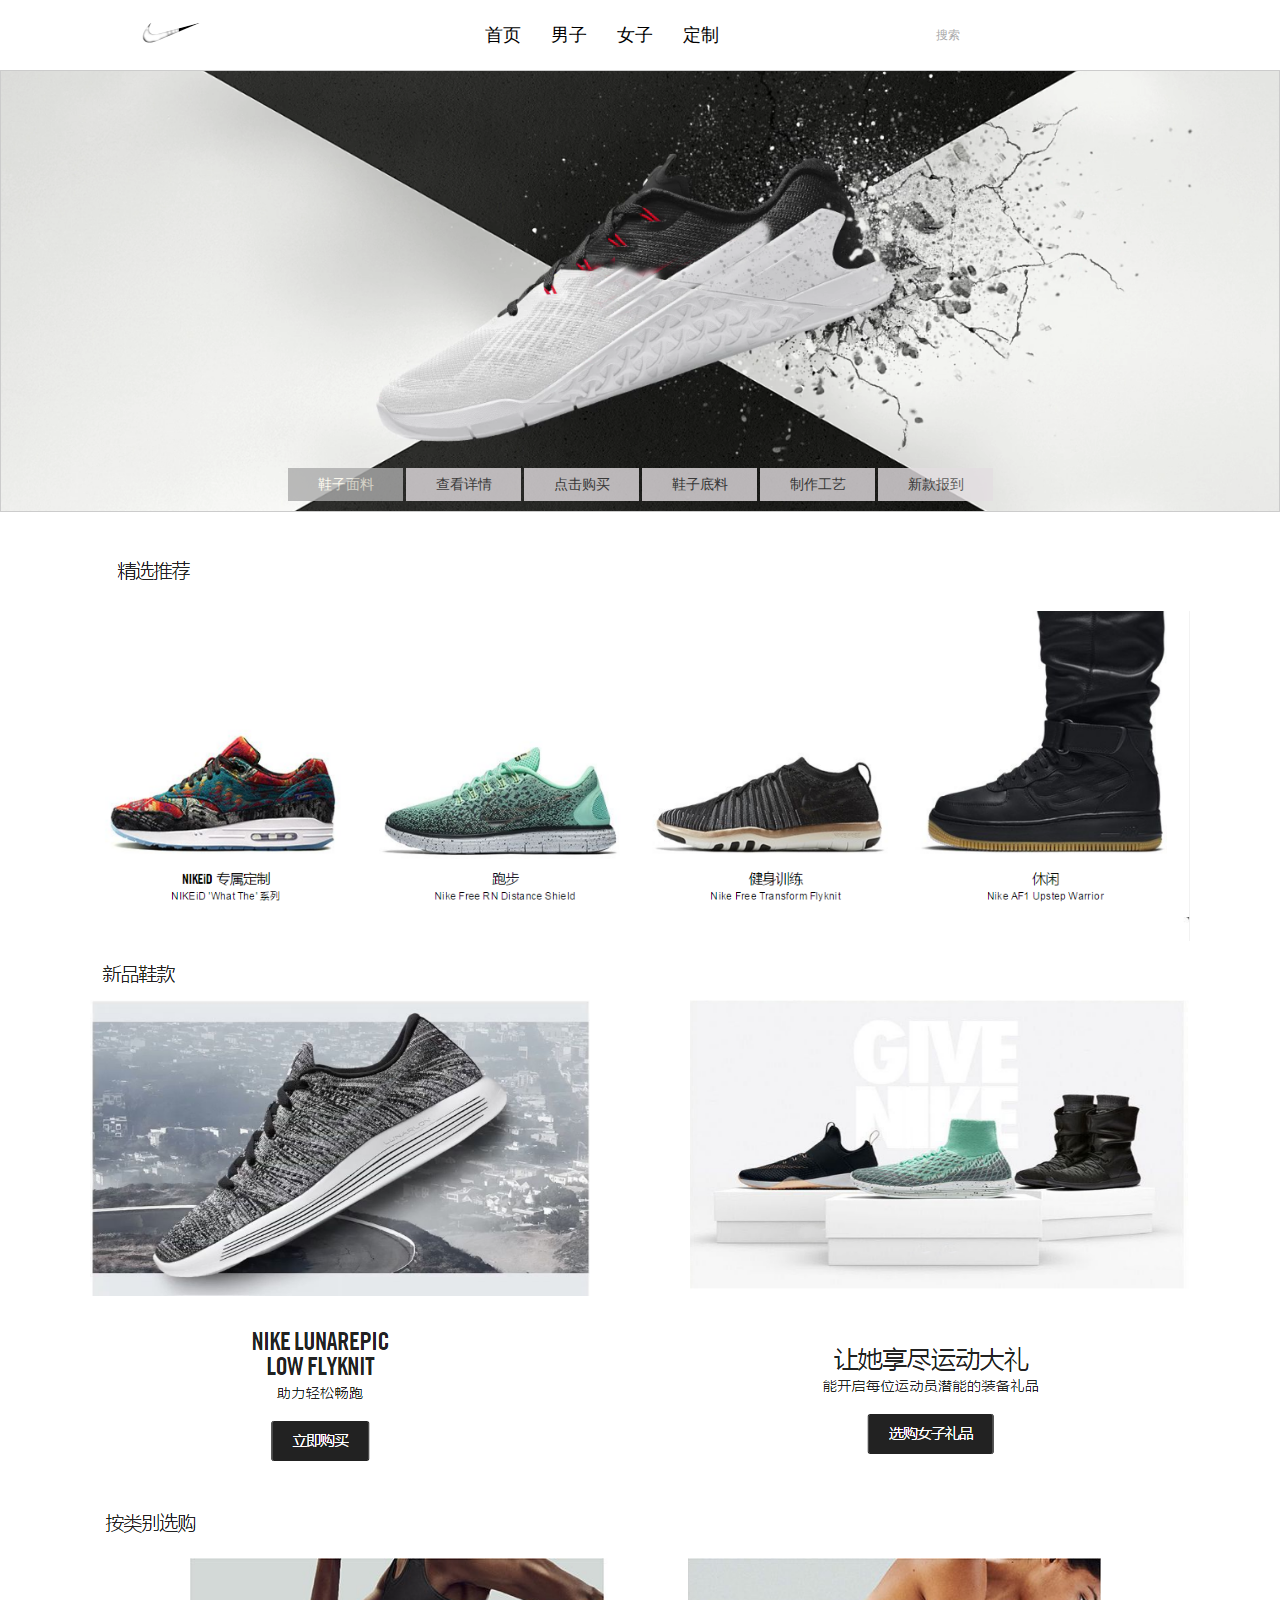
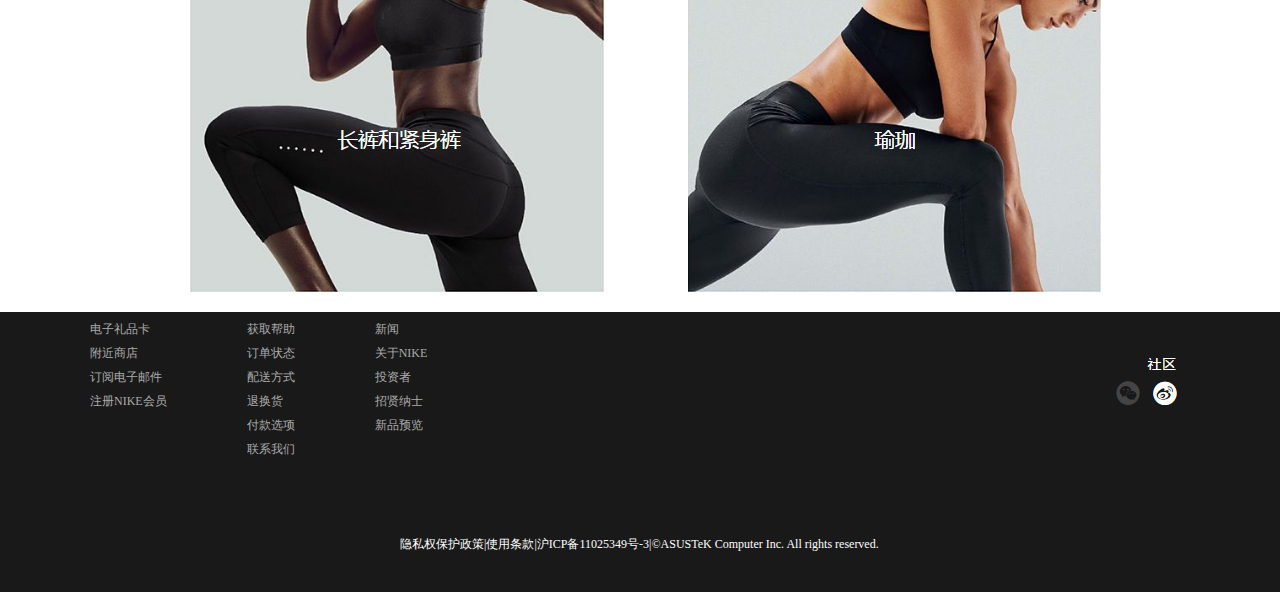
<file: Nike商业网站（HTML+CSS+Javascript）/index-girl.html>
<!DOCTYPE html>
<html>
<head>
    <meta charset="UTF-8">
    <meta name="description" content="Nikeee商城直营Nikeee公司旗下所有产品，囊括系列Nikeee男女运动服、运动鞋、羽绒、健身等系列，Nikeee生活周边，同时提供Nikeee客户服务及售后支持。" />
    <meta name="Keywords" content="网上购物,网上商城,女子，运动，鞋子,运动鞋,运动服,羽绒,健身,跑步,篮球,足球,运动装备，Nikeee" />
    <title>NIKE-girls-女子运动鞋、运动服、羽绒、健身、跑步</title>
    <style>
        * {
            list-style: none;
            text-decoration: none;/* 文本修饰（下划线之类的）：无 */
            margin: 0 ;
            padding: 0;
        }
        .safety {
            width: 1100px;
            height: 70px;
            margin: 0 auto;
            box-shadow: inset 0 --0.3px 0px #2d2d2d;
            /* 阴影元素box-shadow: h-shadow v-shadow blur spread color inset; h-shadow	必需的。水平阴影的位置。允许负值
            v-shadow	必需的。垂直阴影的位置。允许负值
            blur	可选。模糊距离
            spread	可选。阴影的大小
            color	可选。阴影的颜色。在CSS颜色值寻找颜色值的完整列表
            inset	可选。从外层的阴影（开始时）改变阴影内侧阴影*/
        }
        .logo {
            float: left;
            margin-left: 45px;
        }
        .head0 {
            float: left;
            margin-left: 260px;
            width: 300px;
        }
        .head1 li {
            float: left;
            position: relative;
            /* position属性指定一个元素（静态的，相对的，绝对或固定）的定位方法的类型。
            absolute	生成绝对定位的元素，相对于 static 定位以外的第一个父元素进行定位。元素的位置通过 "left", "top", "right" 以及 "bottom" 属性进行规定。
            fixed	生成固定定位的元素，相对于浏览器窗口进行定位。元素的位置通过 "left", "top", "right" 以及 "bottom" 属性进行规定。
            relative	生成相对定位的元素，相对于其正常位置进行定位。因此，"left:20" 会向元素的 LEFT 位置添加 20 像素。 */
            margin-left: 10px;
        }
        .head1 li p {
            position: absolute;
            top: 70px;
            left: 0;
            width: 56px;
            height: 145px;
            background-color: #2d2d2d;
            display: none;
            z-index: 10;
            /* z-index 属性指定一个元素的堆叠顺序。
            拥有更高堆叠顺序的元素总是会处于堆叠顺序较低的元素的前面。
            注意： z-index 进行定位元素(position:absolute, position:relative, or position:fixed)。 */
        }
        .head1 a {
            font: 18px/2 微软雅黑;
        }
        .head1 li:hover {
            background-color: #2d2d2d;
        }
        .head1 li p a,.head2 a {
            display: block;
            font: 12px/2 宋体;
            padding: 0 6px;
            color: #ababab;
            width: auto;
        }
        .head1 li:hover p {
            display: block;
        }
        .head1 li p a:hover {
            color: #ffba00;
        }
        .head1 a {
            color: #000;
            width: 56px;
            display: block;
            text-align: center;
            line-height: 70px;
        }
        .head1 a:hover {
            background-color: #2d2d2d;
            color: #fff;
        }
        .head2 {
            float: left;
            margin-left: 165px;
            margin-top: 16px;
        }
        .head2 a {
            display: block;
            float: left;
            padding-top: 7px;
        }
        .input_1 {
            height: 30px;
            border-radius: 5px;
            /* border-radius 属性是一个最多可指定四个 border -*- radius 属性的复合属性
            提示： 这个属性允许你为元素添加圆角边框！ */
            float: left;
        }
        body, html, div, blockquote, img, lablel, p, h1, h2, h3, h4, h5, h6, pre, ul, ol, li, dl, dt, dd, form, a, fieldset, input, th, td {
            margin: 0;
            padding: 0;
            border: 0;
            outline: none;
            /* outline（轮廓）是绘制于元素周围的一条线，位于边框边缘的外围，可起到突出元素的作用。
            outline简写属性在一个声明中设置所有的轮廓属性。
            可以设置的属性分别是（按顺序）：outline-color, outline-style, outline-width
            如果不设置其中的某个值，也不会出问题，比如 outline:solid #ff0000; 也是允许的。 */
            list-style-type: none;
            overflow-x: none;
        }
        body {
            line-height: 1px;
            font-size: 88%;
            font-family:"微软雅黑" ;
        }
        h1, h2, h3, h4, h5, h6 {
            font-size: 100%;
            margin: 0;
            font-weight: 400px;
            padding: 0;
        }
        ul, ol {
            list-style-type: none;
            /* list-style-type 属性设置列表项标记的类型。
            例如：
            none	无标记。
            disc	默认。标记是实心圆。
            circle	标记是空心圆。
            square	标记是实心方块。
            decimal	标记是数字。
            decimal-leading-zero	0开头的数字标记。(01, 02, 03, 等。) 等*/
        }
        a {
            color: #404040;
            text-decoration: none;/* 文本修饰 */
        }
        .content p img {
            width: 1100px;
        }
        .footer {
            width: 100%;
            height: 280px;
            background-color: #191919;
        }
        .footer1 li a {
            font: 12px/2 宋体;
            color: #ababab;
        }
        .footer1 li a:hover {
            color: aliceblue;
        }
        .footer1 ul {
            padding-top: 5px;
            float: left;
        }
        .footer_down {
            margin-left: 400px;
            margin-top: 20px;
        }
        .footer_down a {
            font: 12px/2 宋体;
            color: #fff;
        }
        .footer_down span {
            font: 12px/2 宋体;
            color: #fff;
        }
        .footer_down a:hover {
            color:#ababab;
        }
    </style>
    <!-- 页面CSS样式 -->
    <link rel="stylesheet" href="css/style_2.css">

    <!-- js文件 -->
    <script src="js/jquery-2.1.4.min.js"></script>
    <script src="js/index.js"></script>
</head>
<body>
    <!-- 头部(logo+nav+搜索栏)start -->
    <div class="head safety">
        <div class="logo"><a href="index.html"><img src="img/logo_1.png"></a></div>
        <div class="head0">
            <ul class="head1">
                <li><a href="index.html">首页</a></li>
                <li>
                    <a href="index-boy.html">男子</a>
                    <p>
                        <a href="index-boy.html">男鞋</a>
                        <a href="index-boy.html">羽绒</a>
                        <a href="index-boy.html">运动鞋</a>
                        <a href="index-boy.html">运动服</a>
                        <a href="index-boy.html">健身</a>
                        <a href="index-boy.html">跑步</a>
                    </p>
                </li>
                <li>
                    <a href="index-girl.html">女子</a>
                    <p>
                        <a href="index-girl.html">女鞋</a>
                        <a href="index-girl.html">羽绒</a>
                        <a href="index-girl.html">运动鞋</a>
                        <a href="index-girl.html">运动服</a>
                        <a href="index-girl.html">健身</a>
                        <a href="index-girl.html">跑步</a>
                    </p>
                </li>
                <li>
                    <a href="index-customize.html">定制</a>
                </li>
            </ul>
        </div>
        <div class="head2">
            <form action="form_action.asp" method="GET">
                <a href="#">搜索</a>
                <p>
                    <input type="text" name="fname">
                </p>
            </form>
        </div>
    </div>
    <!-- 头部(logo+nav+搜索栏)end -->

    <!-- center中部(banner+主要内容)start -->
    <div class="center">
        <!-- banner轮播start -->
        <div class="center_top">
            <div class="content_middle">
                <div class="common_da">
                    <a class="common btnLeft" href="javascript:;"></a>
                    <a class="common btnRight" href="javascript:;"></a>
                </div>
                <ul>
                    <li style="background:url(img/banner_11.png) no-repeat center center; opacity:100; filter: alpha(opacity=1);"></li>
                    <li style="background:url(img/banner_12.png) no-repeat center center;"></li>
                    <li style="background:url(img/banner_13.png) no-repeat center center;"></li>
                    <li style="background:url(img/banner_14.png) no-repeat center center;"></li>
                    <li style="background:url(img/banner_15.png) no-repeat center center;"></li>
                    <li style="background:url(img/banner_16.png) no-repeat center center;"></li>
                </ul>
                <div class="table">
                    <a class="small_active" href="javascript:;">鞋子面料</a>
                    <a href="javascript:;">查看详情</a>
                    <a href="javascript:;">点击购买</a>
                    <a href="javascript:;">鞋子底料</a>
                    <a href="javascript:;">制作工艺</a>
                    <a href="javascript:;">新款报到</a>
                </div>
            </div>
        </div>
        <!-- banner轮播end -->
    </div>
    <div class="content safety" style="box-shadow: none; height: 1400px;">
        <a href="#"><img src="img/foot_15.png"></a>
        <p><a href="#"><img src="img/foot_17.png"></a></p>
        <div>
            <a href="#"><img src="img/conter_13.png" alt=""></a>
        </div>
        <div style="float: left;"><img style="width: 500px; height: 300px;" src="img/foot_13.png"></div>
        <div style="float: right;"><img style="width: 500px; height: 300px;" src="img/foot_14.png"></div>
        <div style="float: left;"><a href="#"><img src="img/foot_22.png"></a></div>
        <div style="float: right;"><a href="#"><img src="img/foot_21.png"></a></div>
        <p><a href="#"><img src="img/foot_23.png"></a></p>
        <div style="float: left; margin-left: 100px;"><a href="#"><img src="img/conter_1.png"></a></div>
        <div style="float: left; margin-left: 80px;"><a href="#"><img src="img/conter_12.png"></a></div>
    </div>
    <!-- center中部(banner+主要内容)end -->

    <!-- footer尾部start -->
    <div class="footer">
        <div class="footer1" style="height: 200px; width: 1100px; margin: 0 auto;">
            <ul>
                <li><a href="#">电子礼品卡</a></li>
                <li><a href="#">附近商店</a></li>
                <li><a href="#">订阅电子邮件</a></li>
                <li><a href="#">注册NIKE会员</a></li>
            </ul>
            <ul style="margin-left: 80px;">
                <li><a href="#">获取帮助</a></li>
                <li><a href="#">订单状态</a></li>
                <li><a href="#">配送方式</a></li>
                <li><a href="#">退换货</a></li>
                <li><a href="#">付款选项</a></li>
                <li><a href="#">联系我们</a></li>
            </ul>
            <ul style="margin-left: 80px;">
                <li><a href="#">新闻</a></li>
                <li><a href="#">关于NIKE</a></li>
                <li><a href="#">投资者</a></li>
                <li><a href="#">招贤纳士</a></li>
                <li><a href="#">新品预览</a></li>
            </ul>
            <p style="float: right;"><a href="#"><img src="img/foote_1.png"></a></p>
        </div>
        <!-- footer尾部end -->

        <!-- 版权声明start -->
        <div class="footer_down">
            <a href="#">隐私权保护政策</a><span>|</span><a href="#">使用条款</a><span>|</span><a href="#">沪ICP备11025349号-3</a><span>|</span><span>©ASUSTeK Computer Inc. All   rights reserved.</span>
        </div>
        <!-- 版权声明end -->
    </div>
</body>
</html>
</file>
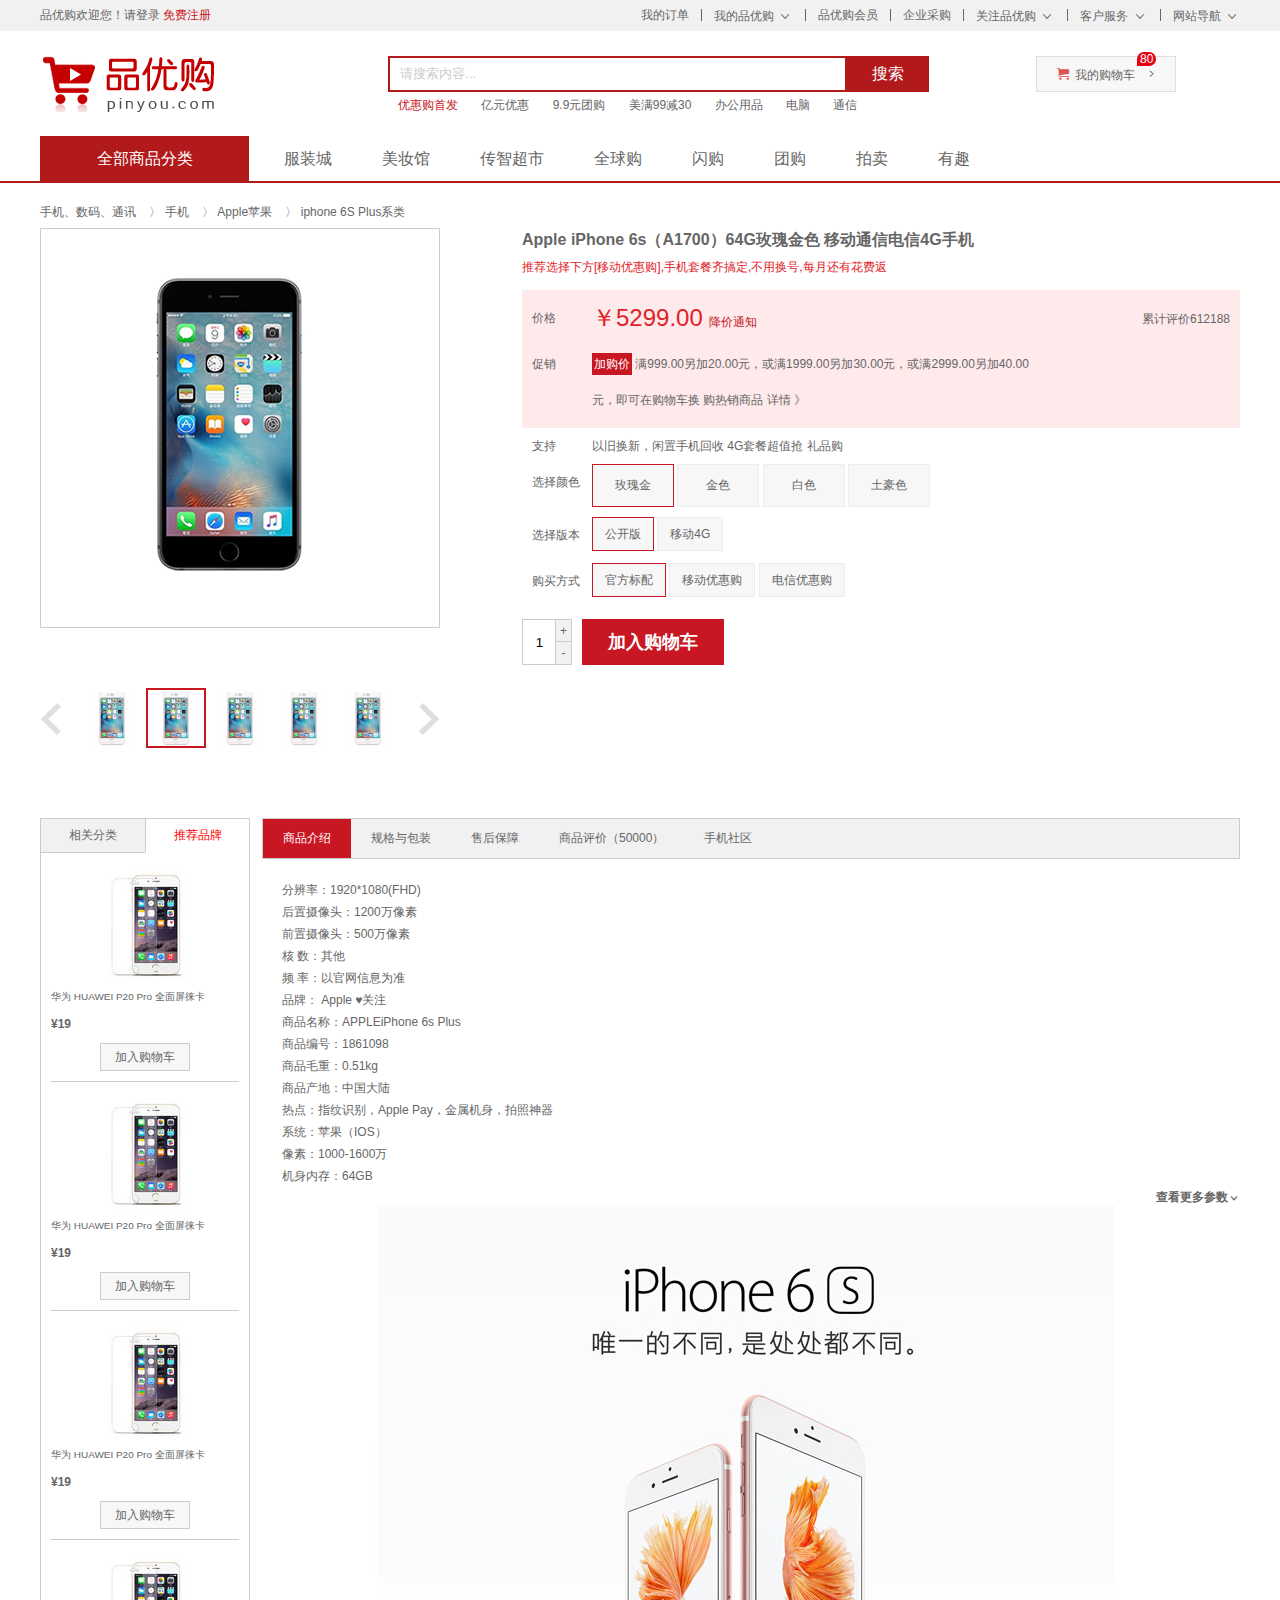
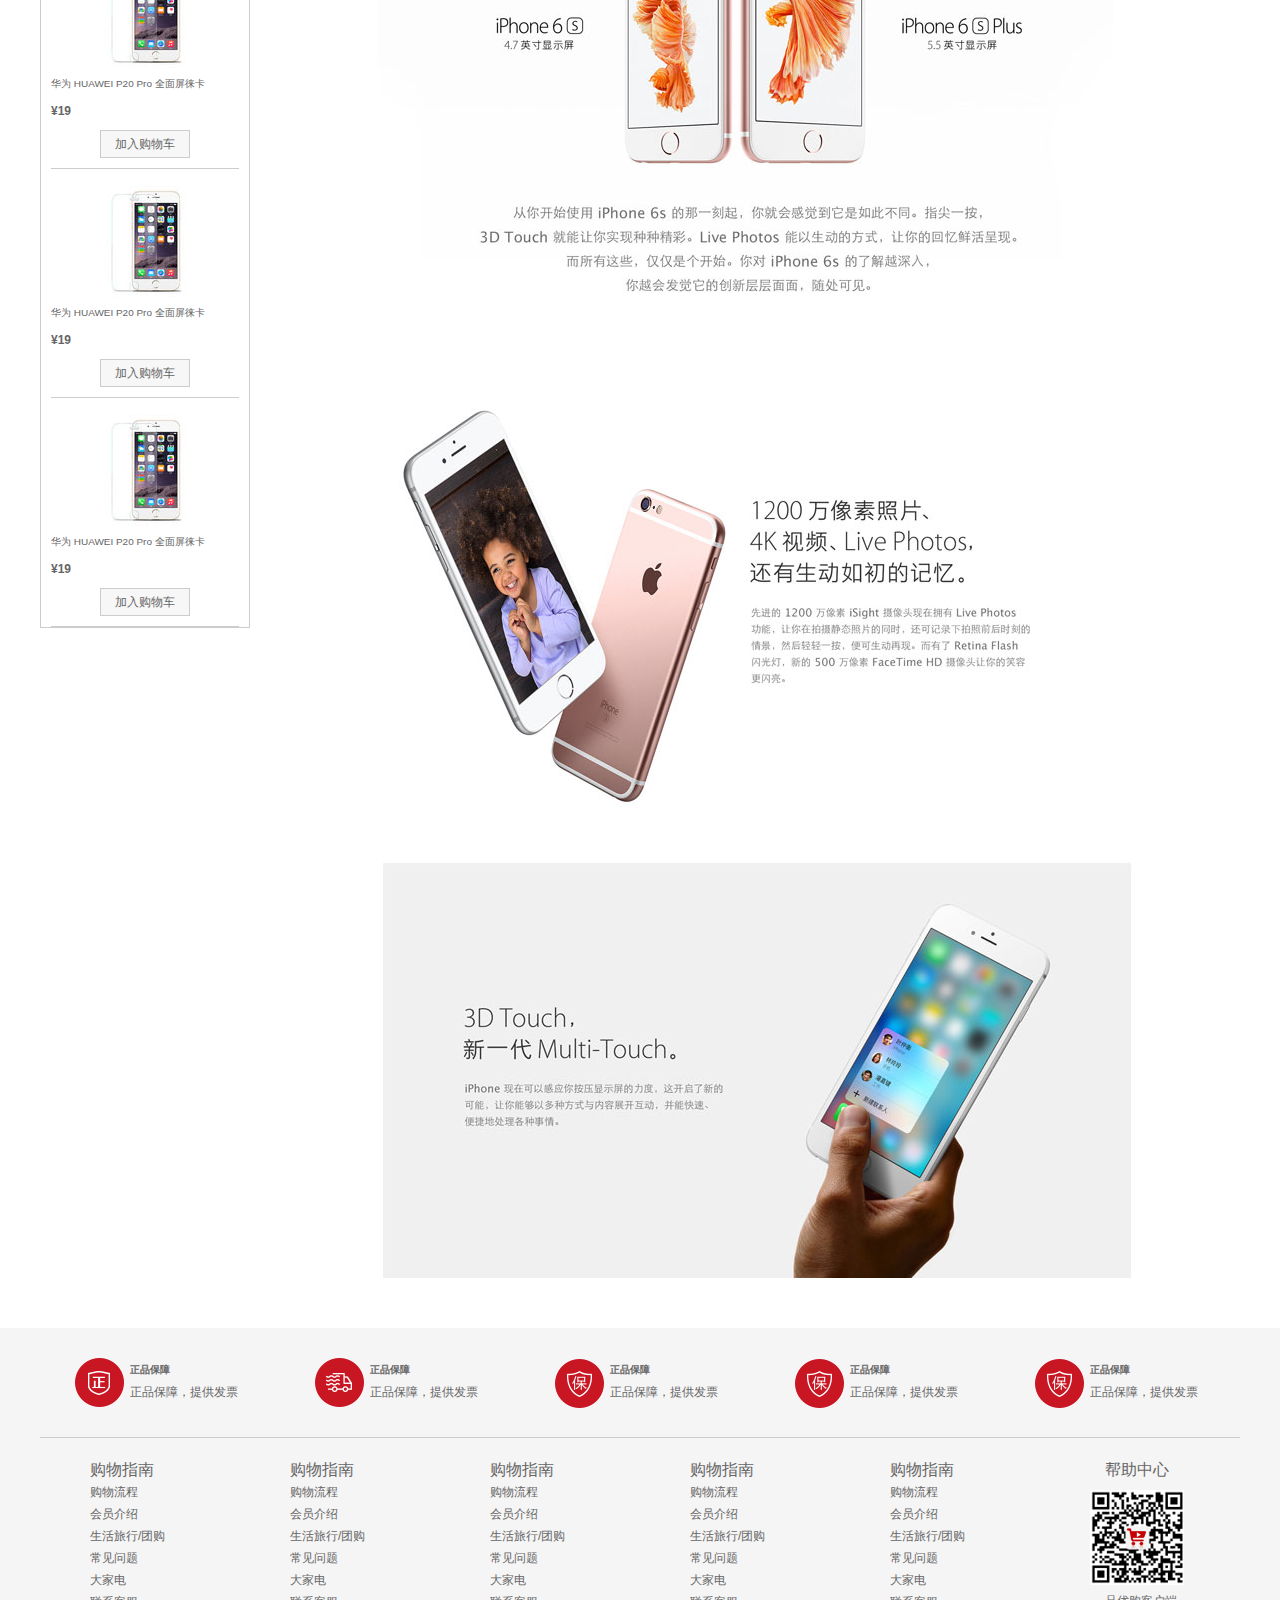
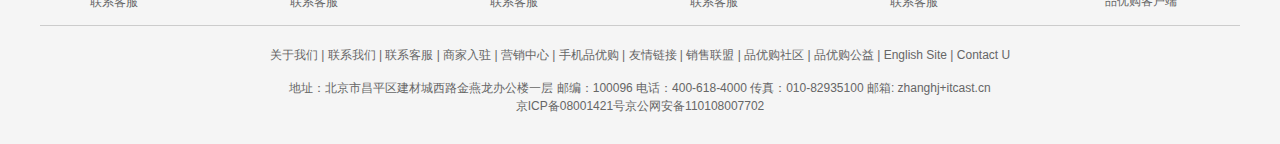
<file: pinyougou/detail.html>
<!DOCTYPE html>
<html lang="en">
<head>
	<meta charset="UTF-8">
	<title>手机详情页！</title>
	<meta name="description" content="品优购JD.COM-专业的综合网上购物商城,销售家电、数码通讯、电脑、家居百货、服装服饰、母婴、图书、食品等数万个品牌优质商品.便捷、诚信的服务，为您提供愉悦的网上购物体验!" />
	<meta name="Keywords" content="网上购物,网上商城,手机,笔记本,电脑,MP3,CD,VCD,DV,相机,数码,配件,手表,存储卡,品优购" />
	<!-- 引入facicon.ico网页图标 -->
	<link rel="shortcut icon" href="favicon.ico"  type="image/x-icon"/> 
	<!-- 引入css 初始化的css 文件 -->
	<link rel="stylesheet" href="css/base.css">
	<!-- 引入公共样式的css 文件 -->
	<link rel="stylesheet" href="css/common.css">
	<!-- 引入详情页面的css文件 -->
	<link rel="stylesheet" href="css/detail.css">
</head>
<body>
	<!-- 顶部快捷导航start -->
	<div class="shortcut">
		<div class="w">
			<div class="fl">
				<ul>
					<li>品优购欢迎您！ </li>
					<li> 
						<a href="#">请登录</a>
						<a href="#" class="style-red">免费注册</a>
					</li>
				</ul>
			</div>
			<div class="fr">
				<ul>
					<li><a href="#">我的订单</a></li>
					<li class="spacer"></li>
					<li>
						<a href="#">我的品优购</a>
						<i class="icomoon"></i>
					</li>
					<li class="spacer"></li>
					<li><a href="#">品优购会员</a></li>
					<li class="spacer"></li>
					<li><a href="#">企业采购</a></li>
					<li class="spacer"></li>
					<li><a href="#">关注品优购</a> <i class="icomoon"></i></li>
					<li class="spacer"></li>
					<li><a href="#">客户服务</a> <i class="icomoon"></i></li>
					<li class="spacer"></li>
					<li><a href="#">网站导航</a> <i class="icomoon"></i></li>
				</ul>
			</div>
		</div>
	</div>
	<!-- 顶部快捷导航end  -->
	<!-- header制作 -->
	<div class="header w">
		<!-- logo -->
		<div class="logo">
			<h1>
				<a href="index.html" title="品优购">品优购</a>
			</h1>
		</div>
		<!-- search -->
		<div class="search">
			<input type="text" class="text" value="请搜索内容...">
			<button class="btn">搜索</button>
		</div>
		<!-- hotwrods -->
		<div class="hotwrods">
			<a href="#" class="style-red">优惠购首发</a>
			<a href="#">亿元优惠</a>
			<a href="#">9.9元团购</a>
			<a href="#">美满99减30</a>
			<a href="#">办公用品</a>
			<a href="#">电脑</a>
			<a href="#">通信</a>                         
		</div>
		<div class="shopcar">
			<i class="car"> </i>我的购物车 <i class="arrow">  </i>  
			<i class="count">80</i>
		</div>
	</div>
	<!-- header 结束 -->
	<!-- nav start -->
	<div class="nav">
		<div class="w">
			<div class="dropdown fl">
				<div class="dt"> 全部商品分类 </div>
				<div class="dd" style="display: none;">  
					<ul>
						<li class="menu_item"><a href="#">家用电器</a>  <i>  </i>  </li>
						<li class="menu_item">
						    <a href="list.html">手机</a>   、
						    <a href="#">数码</a>   、
						    <a href="#">通信</a>   
							<i>  </i>  
						</li>
						<li class="menu_item"><a href="#">电脑、办公</a>  <i>  </i>  </li>
						<li class="menu_item"><a href="#">家居、家具、家装、厨具</a>  <i>  </i>  </li>
						<li class="menu_item"><a href="#">男装、女装、童装、内衣</a>  <i>  </i>  </li>
						<li class="menu_item"><a href="#">个户化妆、清洁用品、宠物</a>  <i>  </i>  </li>
						<li class="menu_item"><a href="#">鞋靴、箱包、珠宝、奢侈品</a>  <i>  </i>  </li>		
						<li class="menu_item"><a href="#">运动户外、钟表</a>  <i>  </i>  </li>
						<li class="menu_item"><a href="#">汽车、汽车用品</a>  <i>  </i>  </li>
						<li class="menu_item"><a href="#">母婴、玩具乐器</a>  <i>  </i>  </li>
						<li class="menu_item"><a href="#">食品、酒类、生鲜、特产</a>  <i>  </i>  </li>
						<li class="menu_item"><a href="#">医药保健</a>  <i>  </i>  </li>
						<li class="menu_item"><a href="#">图书、音像、电子书</a>  <i> </i>  </li>
						<li class="menu_item"><a href="#">彩票、旅行、充值、票务</a>  <i> </i>  </li>
						<li class="menu_item"><a href="#">理财、众筹、白条、保险</a>  <i>  </i>  </li>
					</ul>
				 </div>
			</div>
			<!-- 右侧导航 -->
			<div class="navitems fl">
				<ul>
					<li><a href="#">服装城</a></li>
					<li><a href="#">美妆馆</a></li>
					<li><a href="#">传智超市</a></li>
					<li><a href="#">全球购</a></li>
					<li><a href="#">闪购</a></li>
					<li><a href="#">团购</a></li>
					<li><a href="#">拍卖</a></li>
					<li><a href="#">有趣</a></li>
				</ul>                                                
			</div>
		</div>
	</div>
	<!-- nav end -->

	<!-- 详情页内容部分	 -->
	<div class="de_container w">
		<!-- 面包屑导航 -->
		<div class="crumb_wrap">
			<a href="#">手机、数码、通讯</a>   
			〉  <a href="#">手机   </a>
			〉  <a href="#">Apple苹果   </a>
			〉  <a href="#">iphone 6S Plus系类</a> 
		</div>
		<!-- 产品介绍模块 -->
		<div class="product_intro clearfix">
			<!-- 预览区域 -->
			<div class="preview_wrap fl">
				<div class="preview_img">
					<img src="upload/s3.png" alt="">
				</div>

				<div class="preview_list">
					<a href="#" class="arrow_prev"></a>
					<a href="#" class="arrow_next"></a>
					 <ul class="list_item">
					 	<li>
					 		<img src="upload/pre.jpg" alt="">
					 	</li>
					 	<li class="current">
					 		<img src="upload/pre.jpg" alt="">
					 	</li>
					 	<li>
					 		<img src="upload/pre.jpg" alt="">
					 	</li>
					 	<li>
					 		<img src="upload/pre.jpg" alt="">
					 	</li>
					 	<li>
					 		<img src="upload/pre.jpg" alt="">
					 	</li>
					 </ul>
				</div>
			</div>
			<!-- 产品详细信息 -->
			<div class="itemInfo_wrap fr">
				<div class="sku_name">
					Apple iPhone 6s（A1700）64G玫瑰金色 移动通信电信4G手机
				</div>
				<div class="news">
					推荐选择下方[移动优惠购],手机套餐齐搞定,不用换号,每月还有花费返
				</div>
				<div class="summary">
					<dl class="summary_price">
						<dt>价格</dt>
						<dd>
						<i class="price">￥5299.00 </i>

						<a href="#">降价通知</a>

						<div class="remark">累计评价612188</div>

						</dd>
					</dl>
					<dl class="summary_promotion">
						<dt>促销</dt>
						<dd>
							<em>加购价</em>
						满999.00另加20.00元，或满1999.00另加30.00元，或满2999.00另加40.00元，即可在购物车换
						购热销商品  详情 》

						</dd>
					</dl>
					<dl class="summary_support">
						<dt>支持</dt>
						<dd>以旧换新，闲置手机回收  4G套餐超值抢  礼品购</dd>
					</dl>
					<dl class="choose_color">
						<dt>选择颜色</dt>
						<dd>
							<a href="javascript:;" class="current">玫瑰金</a>
							<a href="javascript:;">金色</a>
							<a href="javascript:;">白色</a>
							<a href="javascript:;">土豪色</a>
						</dd>
					</dl>
					<dl class="choose_version">
						<dt>选择版本</dt>
						<dd>
							<a href="javascript:;" class="current">公开版</a>
							<a href="javascript:;">移动4G</a>
						</dd>
					</dl>
					<dl class="choose_type">
						<dt>购买方式</dt>
						<dd>
							<a href="javascript:;" class="current">官方标配</a>
							<a href="javascript:;">移动优惠购</a>
							<a href="javascript:;">电信优惠购</a>
						</dd>
					</dl>
					<div class="choose_btns">
						<div class="choose_amount">
							<input type="text" value="1">
							<a href="javascript:;" class="add">+</a>
							<a href="javascript:;" class="reduce">-</a>
						</div>
						<a href="#" class="addcar">加入购物车</a>
					</div>
				</div>
			</div>
		</div> 


		<!-- 产品细节模块 product_detail	 -->
		<div class="product_detail clearfix">	
			<!-- aside -->
			<div class="aside fl">
				<div class="tab_list">
					<ul>
						<li class="first_tab ">相关分类</li>
						<li class="second_tab current">推荐品牌</li>
					</ul>
				</div>
				<div class="tab_con">
					
					<ul>
						<li>
							<img src="upload/aside_img.jpg" alt="">
							<h5>华为 HUAWEI P20 Pro 全面屏徕卡</h5>
							<div class="aside_price">¥19</div>
							<a href="#" class="as_addcar">加入购物车</a>
						</li>
						<li>
							<img src="upload/aside_img.jpg" alt="">
							<h5>华为 HUAWEI P20 Pro 全面屏徕卡</h5>
							<div class="aside_price">¥19</div>
							<a href="#" class="as_addcar">加入购物车</a>
						</li>
						<li>
							<img src="upload/aside_img.jpg" alt="">
							<h5>华为 HUAWEI P20 Pro 全面屏徕卡</h5>
							<div class="aside_price">¥19</div>
							<a href="#" class="as_addcar">加入购物车</a>
						</li>
						<li>
							<img src="upload/aside_img.jpg" alt="">
							<h5>华为 HUAWEI P20 Pro 全面屏徕卡</h5>
							<div class="aside_price">¥19</div>
							<a href="#" class="as_addcar">加入购物车</a>
						</li>
						<li>
							<img src="upload/aside_img.jpg" alt="">
							<h5>华为 HUAWEI P20 Pro 全面屏徕卡</h5>
							<div class="aside_price">¥19</div>
							<a href="#" class="as_addcar">加入购物车</a>
						</li>
						<li>
							<img src="upload/aside_img.jpg" alt="">
							<h5>华为 HUAWEI P20 Pro 全面屏徕卡</h5>
							<div class="aside_price">¥19</div>
							<a href="#" class="as_addcar">加入购物车</a>
						</li>
				
				
					</ul>
				</div>
			</div>
			<!-- detail -->
			<div class="detail fr">
				<div class="detail_tab_list">
					<ul>
						<li class="current">商品介绍</li>
						<li>规格与包装</li>
						<li>售后保障</li>
						<li>商品评价（50000）</li>
						<li>手机社区</li>
					</ul>
				</div>
				<div class="detail_tab_con">
					<div class="item">
						<ul class="item_info">
							<li>分辨率：1920*1080(FHD)</li>
							<li>后置摄像头：1200万像素</li>
							<li>前置摄像头：500万像素</li>
							<li>核      数：其他</li>
							<li>频      率：以官网信息为准</li>
							<li>品牌： Apple ♥关注</li>
							<li>商品名称：APPLEiPhone 6s Plus</li>
							<li>商品编号：1861098</li>
							<li>商品毛重：0.51kg</li>
							<li>商品产地：中国大陆</li>
							<li>热点：指纹识别，Apple Pay，金属机身，拍照神器</li>
							<li>系统：苹果（IOS）</li>
							<li>像素：1000-1600万</li>
							<li>机身内存：64GB</li>
						</ul>
						<p> 
							<a href="#" class="more">查看更多参数</a>
						</p>
						<img src="upload/detail_img1.jpg" alt="">
						<img src="upload/detail_img2.jpg" alt="">
						<img src="upload/detail_img3.jpg" alt="">
					</div>
					<!-- 
					<div class="item">规格与包装</div>
					<div class="item">售后保障</div> 
					-->
				</div>
			</div>
		</div>

	</div>	
	<!-- 详情页内容部分	 -->

	<!-- footer start -->
	<div class="footer">
		<div class="w">
			 <!-- mod_service -->
			 <div class="mod_service">
			 	<ul>
			 		<li>
			 			<i class="mod-service-icon mod_service_zheng"></i>
			 			<div class="mod_service_tit">
			 				<h5>正品保障</h5>
			 				<p>正品保障，提供发票</p>
			 			</div>
			 		</li>
			 		<li>
			 			<i class="mod-service-icon mod_service_kuai"></i>
			 			<div class="mod_service_tit">
			 				<h5>正品保障</h5>
			 				<p>正品保障，提供发票</p>
			 			</div>
			 		</li>
			 		<li>
			 			<i class="mod-service-icon mod_service_bao"></i>
			 			<div class="mod_service_tit">
			 				<h5>正品保障</h5>
			 				<p>正品保障，提供发票</p>
			 			</div>
			 		</li>
			 		<li>
			 			<i class="mod-service-icon mod_service_bao"></i>
			 			<div class="mod_service_tit">
			 				<h5>正品保障</h5>
			 				<p>正品保障，提供发票</p>
			 			</div>
			 		</li>
			 		<li>
			 			<i class="mod-service-icon mod_service_bao"></i>
			 			<div class="mod_service_tit">
			 				<h5>正品保障</h5>
			 				<p>正品保障，提供发票</p>
			 			</div>
			 		</li>		
			 	</ul>
			 </div>
			 <!-- mod_help -->
			 <div class="mod_help">
			 	<dl class="mod_help_item">
			 		<dt>购物指南</dt>
			 		<dd> <a href="#">购物流程 </a></dd>
			 		<dd> <a href="#">会员介绍 </a></dd>
			 		<dd> <a href="#">生活旅行/团购 </a></dd>
			 		<dd> <a href="#">常见问题 </a></dd>
			 		<dd> <a href="#">大家电 </a></dd>
			 		<dd> <a href="#">联系客服 </a></dd>
			 	</dl>
			 	<dl class="mod_help_item">
			 		<dt>购物指南</dt>
			 		<dd> <a href="#">购物流程 </a></dd>
			 		<dd> <a href="#">会员介绍 </a></dd>
			 		<dd> <a href="#">生活旅行/团购 </a></dd>
			 		<dd> <a href="#">常见问题 </a></dd>
			 		<dd> <a href="#">大家电 </a></dd>
			 		<dd> <a href="#">联系客服 </a></dd>
			 	</dl>
			 	<dl class="mod_help_item">
			 		<dt>购物指南</dt>
			 		<dd> <a href="#">购物流程 </a></dd>
			 		<dd> <a href="#">会员介绍 </a></dd>
			 		<dd> <a href="#">生活旅行/团购 </a></dd>
			 		<dd> <a href="#">常见问题 </a></dd>
			 		<dd> <a href="#">大家电 </a></dd>
			 		<dd> <a href="#">联系客服 </a></dd>
			 	</dl>
			 	<dl class="mod_help_item">
			 		<dt>购物指南</dt>
			 		<dd> <a href="#">购物流程 </a></dd>
			 		<dd> <a href="#">会员介绍 </a></dd>
			 		<dd> <a href="#">生活旅行/团购 </a></dd>
			 		<dd> <a href="#">常见问题 </a></dd>
			 		<dd> <a href="#">大家电 </a></dd>
			 		<dd> <a href="#">联系客服 </a></dd>
			 	</dl>
			 	<dl class="mod_help_item">
			 		<dt>购物指南</dt>
			 		<dd> <a href="#">购物流程 </a></dd>
			 		<dd> <a href="#">会员介绍 </a></dd>
			 		<dd> <a href="#">生活旅行/团购 </a></dd>
			 		<dd> <a href="#">常见问题 </a></dd>
			 		<dd> <a href="#">大家电 </a></dd>
			 		<dd> <a href="#">联系客服 </a></dd>
			 	</dl>
			 	<dl class="mod_help_item mod_help_app">
			 		<dt>帮助中心</dt>
			 		<dd> 
						<img src="upload/erweima.png" alt="">
						<p>品优购客户端</p>
			 		</dd>	
			 	</dl>
			 </div>

			 <!-- mod_copyright  -->
			 <div class="mod_copyright">
			 	<p class="mod_copyright_links">
			 		关于我们  |  联系我们  |  联系客服  |  商家入驻  |  营销中心  |  手机品优购  |  友情链接  |  销售联盟  |  品优购社区  |  品优购公益  |  English Site  |  Contact U
			 	</p>
			 	<p class="mod_copyright_info">
			 		地址：北京市昌平区建材城西路金燕龙办公楼一层 邮编：100096 电话：400-618-4000 传真：010-82935100 邮箱: zhanghj+itcast.cn  <br>
          京ICP备08001421号京公网安备110108007702
			 	</p>
			 </div>
		</div>
	</div>
	<!-- footer end -->
</body>
</html>
</file>
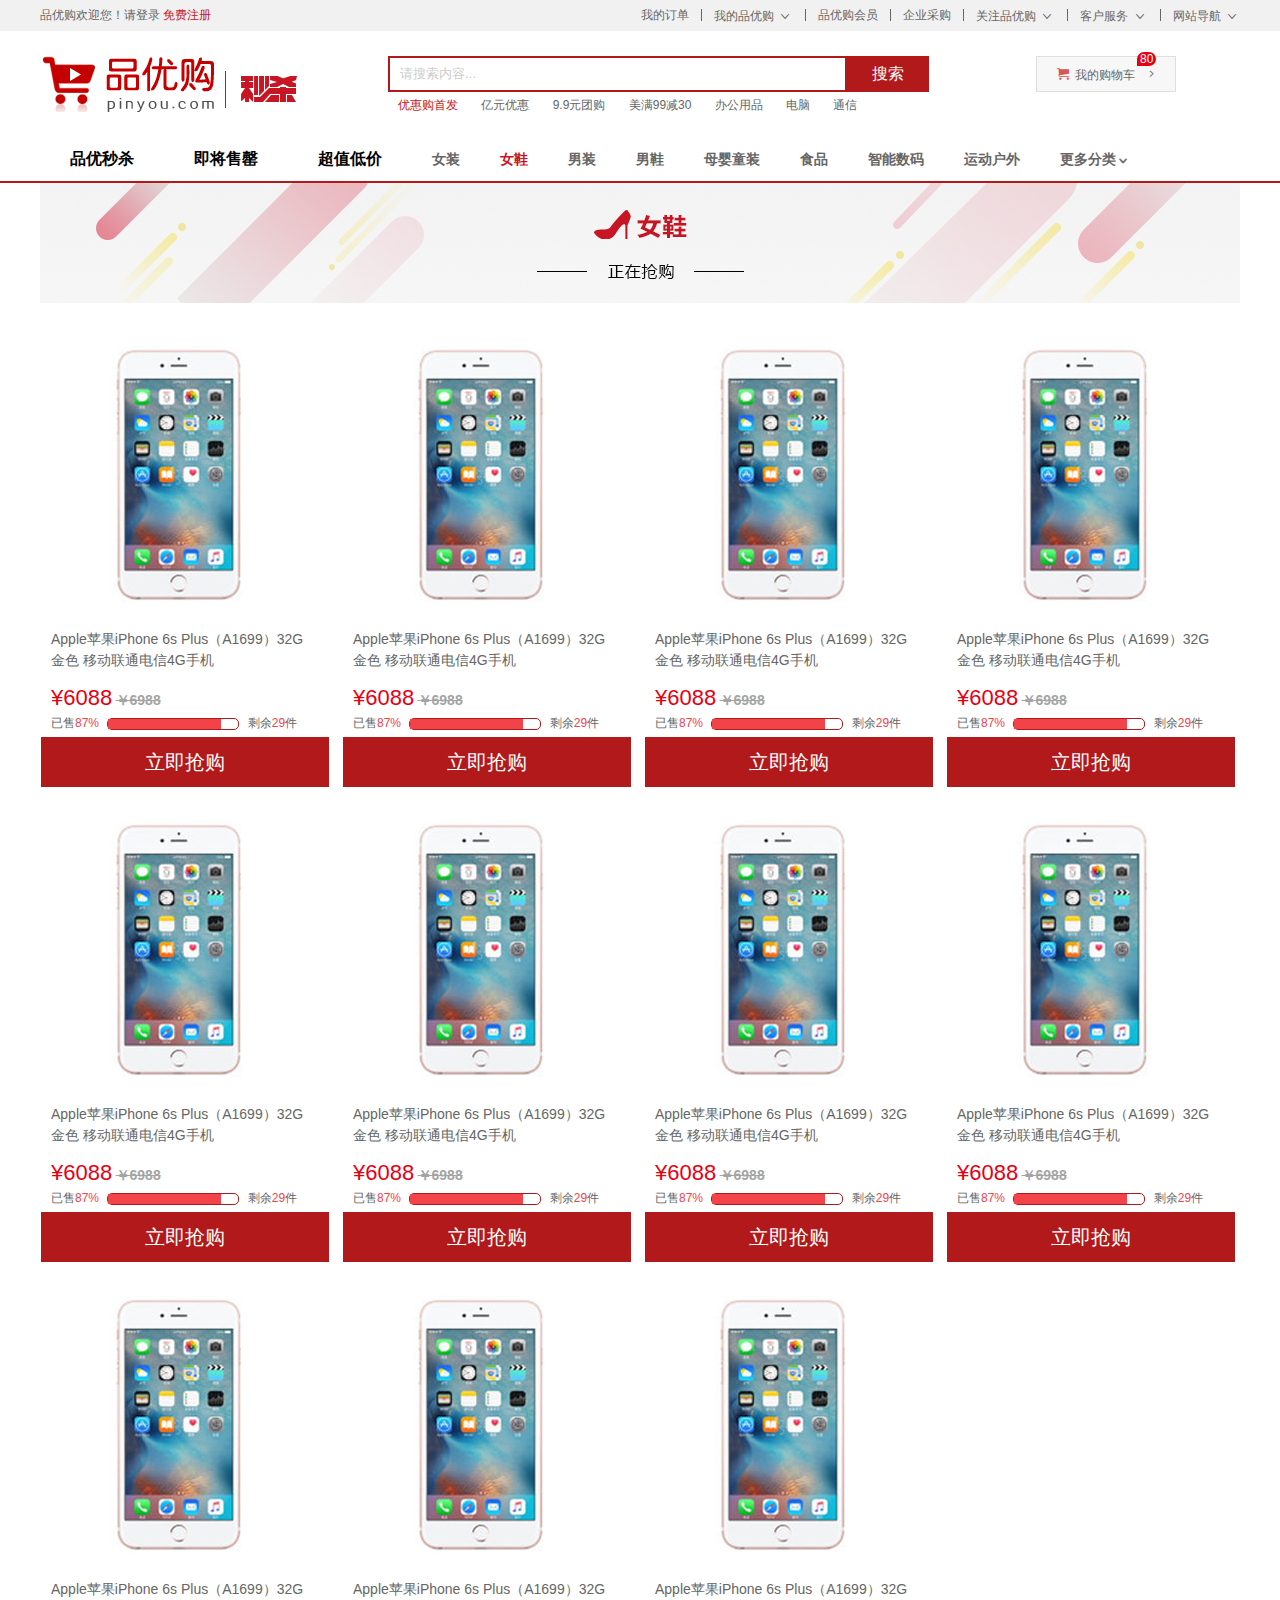
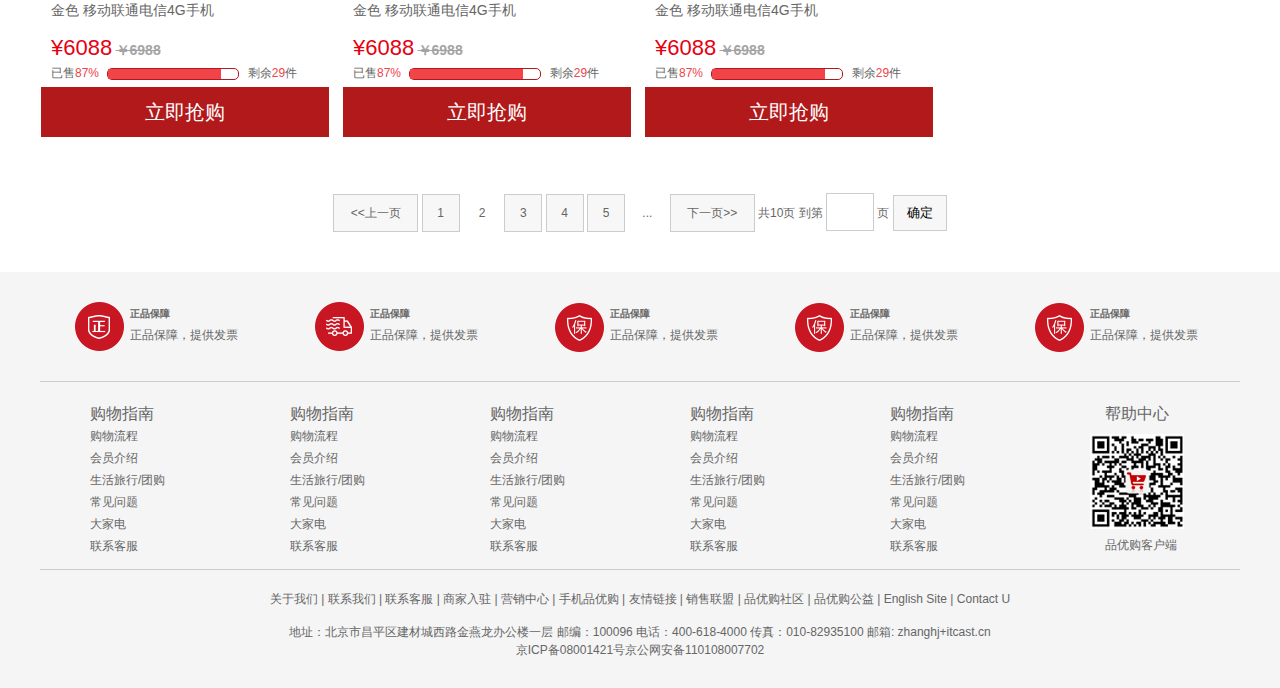
<file: pinyougou/list.html>
<!DOCTYPE html>
<html lang="en">
<head>
	<meta charset="UTF-8">
	<title>列表页-手机页面！</title>
	<meta name="description" content="品优购JD.COM-专业的综合网上购物商城,销售家电、数码通讯、电脑、家居百货、服装服饰、母婴、图书、食品等数万个品牌优质商品.便捷、诚信的服务，为您提供愉悦的网上购物体验!" />
	<meta name="Keywords" content="网上购物,网上商城,手机,笔记本,电脑,MP3,CD,VCD,DV,相机,数码,配件,手表,存储卡,品优购" />
	<!-- 引入facicon.ico网页图标 -->
	<link rel="shortcut icon" href="favicon.ico"  type="image/x-icon"/>    
	<!-- 引入css 初始化的css 文件 -->
	<link rel="stylesheet" href="css/base.css">
	<!-- 引入公共样式的css 文件 -->
	<link rel="stylesheet" href="css/common.css">
	<!-- 引入 列表页面的css文件 -->
	<link rel="stylesheet" href="css/list.css">
</head>
<body>
	<!-- 顶部快捷导航start -->
	<div class="shortcut">
		<div class="w">
			<div class="fl">
				<ul>
					<li>品优购欢迎您！ </li>
					<li> 
						<a href="#">请登录</a>
						<a href="#" class="style-red">免费注册</a>
					</li>
				</ul>
			</div>
			<div class="fr">
				<ul>
					<li><a href="#">我的订单</a></li>
					<li class="spacer"></li>
					<li>
						<a href="#">我的品优购</a>
						<i class="icomoon"></i>
					</li>
					<li class="spacer"></li>
					<li><a href="#">品优购会员</a></li>
					<li class="spacer"></li>
					<li><a href="#">企业采购</a></li>
					<li class="spacer"></li>
					<li><a href="#">关注品优购</a> <i class="icomoon"></i></li>
					<li class="spacer"></li>
					<li><a href="#">客户服务</a> <i class="icomoon"></i></li>
					<li class="spacer"></li>
					<li><a href="#">网站导航</a> <i class="icomoon"></i></li>
				</ul>
			</div>
		</div>
	</div>
	<!-- 顶部快捷导航end  -->
	<!-- header制作 -->
	<div class="header w">
		<!-- logo -->
		<div class="logo">
			<h1>
				<a href="index.html" title="品优购">品优购</a>
			</h1>
		</div>
		<!-- sk  -->
		<div class="sk">
			<img src="upload/sk.png" alt="">
		</div>
		<!-- search -->
		<div class="search">
			<input type="text" class="text" value="请搜索内容...">
			<button class="btn">搜索</button>
		</div>
		<!-- hotwrods -->
		<div class="hotwrods">
			<a href="#" class="style-red">优惠购首发</a>
			<a href="#">亿元优惠</a>
			<a href="#">9.9元团购</a>
			<a href="#">美满99减30</a>
			<a href="#">办公用品</a>
			<a href="#">电脑</a>
			<a href="#">通信</a>                         
		</div>
		<div class="shopcar">
			<i class="car"> </i>我的购物车 <i class="arrow">  </i>  
			<i class="count">80</i>
		</div>
	</div>
	<!-- header 结束 -->
	<!-- nav start -->
	<div class="nav">
		<div class="w">
			<div class="sk_list fl">
				<ul>
					<li><a href="#">品优秒杀</a></li>
					<li><a href="">即将售罄</a></li>
					<li><a href="">超值低价</a></li>
				</ul>
			</div>
			<div class="sk_con fl">
				<ul>
					<li><a href="#">女装</a></li>
					<li><a href="#" class="style-red">女鞋</a></li>
					<li><a href="#">男装</a></li>
					<li><a href="#">男鞋</a></li>
					<li><a href="#">母婴童装</a></li>
					<li><a href="#">食品</a></li>
					<li><a href="#">智能数码</a></li>
					<li><a href="#">运动户外</a></li>
					<li><a href="#">更多分类</a></li>
				</ul>

			</div>
		</div>
	</div>
	<!-- nav end  -->
	
    <!-- 列表页的内容区域 -->
	<div class="sk_container w">
		<div class="sk_hd">
			<img src="upload/bg_03.png" alt="">
		</div>
		<div class="sk_bd clearfix">
		  <ul>
		  	 <li class="sk_goods">
		  	 	 <a href="detail.html">
		  	 	 	<img src="upload/mobile.jpg" alt="">
		  	 	 <h5 class="sk_goods_title">Apple苹果iPhone 6s Plus（A1699）32G 金色 移动联通电信4G手机</h5>
		  	 	 </a>
		  	 	 <p class="sk_goods_price"><em>¥6088</em> <del>￥6988</del></p>
		  	 	 <div class="sk_goods_progress">
		  	 	 	已售<i>87%</i>
  					<div class="bar">
  						<div class="bar_in"></div>
  					</div>
  					剩余<em>29</em>件
		  	 	 </div>
		  	 	 <a href="#" class="sk_goods_buy">立即抢购</a>

		  	 </li>
		  	 <li class="sk_goods">
		  	 	 <img src="upload/mobile.jpg" alt="">
		  	 	 <h5 class="sk_goods_title">Apple苹果iPhone 6s Plus（A1699）32G 金色 移动联通电信4G手机</h5>
		  	 	 <p class="sk_goods_price"><em>¥6088</em> <del>￥6988</del></p>
		  	 	 <div class="sk_goods_progress">
		  	 	 	已售<i>87%</i>
  					<div class="bar">
  						<div class="bar_in"></div>
  					</div>
  					剩余<em>29</em>件
		  	 	 </div>
		  	 	 <a href="#" class="sk_goods_buy">立即抢购</a>

		  	 </li>
		  	 <li class="sk_goods">
		  	 	 <img src="upload/mobile.jpg" alt="">
		  	 	 <h5 class="sk_goods_title">Apple苹果iPhone 6s Plus（A1699）32G 金色 移动联通电信4G手机</h5>
		  	 	 <p class="sk_goods_price"><em>¥6088</em> <del>￥6988</del></p>
		  	 	 <div class="sk_goods_progress">
		  	 	 	已售<i>87%</i>
  					<div class="bar">
  						<div class="bar_in"></div>
  					</div>
  					剩余<em>29</em>件
		  	 	 </div>
		  	 	 <a href="#" class="sk_goods_buy">立即抢购</a>

		  	 </li>
		  	 <li class="sk_goods">
		  	 	 <img src="upload/mobile.jpg" alt="">
		  	 	 <h5 class="sk_goods_title">Apple苹果iPhone 6s Plus（A1699）32G 金色 移动联通电信4G手机</h5>
		  	 	 <p class="sk_goods_price"><em>¥6088</em> <del>￥6988</del></p>
		  	 	 <div class="sk_goods_progress">
		  	 	 	已售<i>87%</i>
  					<div class="bar">
  						<div class="bar_in"></div>
  					</div>
  					剩余<em>29</em>件
		  	 	 </div>
		  	 	 <a href="#" class="sk_goods_buy">立即抢购</a>

		  	 </li>
		  	 <li class="sk_goods">
		  	 	 <img src="upload/mobile.jpg" alt="">
		  	 	 <h5 class="sk_goods_title">Apple苹果iPhone 6s Plus（A1699）32G 金色 移动联通电信4G手机</h5>
		  	 	 <p class="sk_goods_price"><em>¥6088</em> <del>￥6988</del></p>
		  	 	 <div class="sk_goods_progress">
		  	 	 	已售<i>87%</i>
  					<div class="bar">
  						<div class="bar_in"></div>
  					</div>
  					剩余<em>29</em>件
		  	 	 </div>
		  	 	 <a href="#" class="sk_goods_buy">立即抢购</a>

		  	 </li>
		  	 <li class="sk_goods">
		  	 	 <img src="upload/mobile.jpg" alt="">
		  	 	 <h5 class="sk_goods_title">Apple苹果iPhone 6s Plus（A1699）32G 金色 移动联通电信4G手机</h5>
		  	 	 <p class="sk_goods_price"><em>¥6088</em> <del>￥6988</del></p>
		  	 	 <div class="sk_goods_progress">
		  	 	 	已售<i>87%</i>
  					<div class="bar">
  						<div class="bar_in"></div>
  					</div>
  					剩余<em>29</em>件
		  	 	 </div>
		  	 	 <a href="#" class="sk_goods_buy">立即抢购</a>

		  	 </li>
		  	 <li class="sk_goods">
		  	 	 <img src="upload/mobile.jpg" alt="">
		  	 	 <h5 class="sk_goods_title">Apple苹果iPhone 6s Plus（A1699）32G 金色 移动联通电信4G手机</h5>
		  	 	 <p class="sk_goods_price"><em>¥6088</em> <del>￥6988</del></p>
		  	 	 <div class="sk_goods_progress">
		  	 	 	已售<i>87%</i>
  					<div class="bar">
  						<div class="bar_in"></div>
  					</div>
  					剩余<em>29</em>件
		  	 	 </div>
		  	 	 <a href="#" class="sk_goods_buy">立即抢购</a>

		  	 </li>
		  	 <li class="sk_goods">
		  	 	 <img src="upload/mobile.jpg" alt="">
		  	 	 <h5 class="sk_goods_title">Apple苹果iPhone 6s Plus（A1699）32G 金色 移动联通电信4G手机</h5>
		  	 	 <p class="sk_goods_price"><em>¥6088</em> <del>￥6988</del></p>
		  	 	 <div class="sk_goods_progress">
		  	 	 	已售<i>87%</i>
  					<div class="bar">
  						<div class="bar_in"></div>
  					</div>
  					剩余<em>29</em>件
		  	 	 </div>
		  	 	 <a href="#" class="sk_goods_buy">立即抢购</a>

		  	 </li>
		  	 <li class="sk_goods">
		  	 	 <img src="upload/mobile.jpg" alt="">
		  	 	 <h5 class="sk_goods_title">Apple苹果iPhone 6s Plus（A1699）32G 金色 移动联通电信4G手机</h5>
		  	 	 <p class="sk_goods_price"><em>¥6088</em> <del>￥6988</del></p>
		  	 	 <div class="sk_goods_progress">
		  	 	 	已售<i>87%</i>
  					<div class="bar">
  						<div class="bar_in"></div>
  					</div>
  					剩余<em>29</em>件
		  	 	 </div>
		  	 	 <a href="#" class="sk_goods_buy">立即抢购</a>

		  	 </li>
		  	 <li class="sk_goods">
		  	 	 <img src="upload/mobile.jpg" alt="">
		  	 	 <h5 class="sk_goods_title">Apple苹果iPhone 6s Plus（A1699）32G 金色 移动联通电信4G手机</h5>
		  	 	 <p class="sk_goods_price"><em>¥6088</em> <del>￥6988</del></p>
		  	 	 <div class="sk_goods_progress">
		  	 	 	已售<i>87%</i>
  					<div class="bar">
  						<div class="bar_in"></div>
  					</div>
  					剩余<em>29</em>件
		  	 	 </div>
		  	 	 <a href="#" class="sk_goods_buy">立即抢购</a>

		  	 </li>
		  	 <li class="sk_goods">
		  	 	 <img src="upload/mobile.jpg" alt="">
		  	 	 <h5 class="sk_goods_title">Apple苹果iPhone 6s Plus（A1699）32G 金色 移动联通电信4G手机</h5>
		  	 	 <p class="sk_goods_price"><em>¥6088</em> <del>￥6988</del></p>
		  	 	 <div class="sk_goods_progress">
		  	 	 	已售<i>87%</i>
  					<div class="bar">
  						<div class="bar_in"></div>
  					</div>
  					剩余<em>29</em>件
		  	 	 </div>
		  	 	 <a href="#" class="sk_goods_buy">立即抢购</a>

		  	 </li>
		  </ul>
		</div>
		<!-- page分页制作 -->
		<div class="page">
			<span class="page_num">
				<a href="#" class="pn_prev">&lt;&lt;上一页 </a>
				<a href="#">1</a>
				<a href="#" class="current">2</a>
				<a href="#">3</a>
				<a href="#">4</a>
				<a href="#">5</a>
				<a href="#" class="dotted">...</a>
				<a href="#" class="pn_next">下一页&gt;&gt;</a>
			</span>
			<span class="page_skip">
				共10页 到第
				<input type="text">
				页
				<button>确定</button>
			</span>
		</div>
	</div>

    <!-- 列表页的内容区域 -->



	<!-- footer start -->
	<div class="footer">
		<div class="w">
			 <!-- mod_service -->
			 <div class="mod_service">
			 	<ul>
			 		<li>
			 			<i class="mod-service-icon mod_service_zheng"></i>
			 			<div class="mod_service_tit">
			 				<h5>正品保障</h5>
			 				<p>正品保障，提供发票</p>
			 			</div>
			 		</li>
			 		<li>
			 			<i class="mod-service-icon mod_service_kuai"></i>
			 			<div class="mod_service_tit">
			 				<h5>正品保障</h5>
			 				<p>正品保障，提供发票</p>
			 			</div>
			 		</li>
			 		<li>
			 			<i class="mod-service-icon mod_service_bao"></i>
			 			<div class="mod_service_tit">
			 				<h5>正品保障</h5>
			 				<p>正品保障，提供发票</p>
			 			</div>
			 		</li>
			 		<li>
			 			<i class="mod-service-icon mod_service_bao"></i>
			 			<div class="mod_service_tit">
			 				<h5>正品保障</h5>
			 				<p>正品保障，提供发票</p>
			 			</div>
			 		</li>
			 		<li>
			 			<i class="mod-service-icon mod_service_bao"></i>
			 			<div class="mod_service_tit">
			 				<h5>正品保障</h5>
			 				<p>正品保障，提供发票</p>
			 			</div>
			 		</li>		
			 	</ul>
			 </div>
			 <!-- mod_help -->
			 <div class="mod_help">
			 	<dl class="mod_help_item">
			 		<dt>购物指南</dt>
			 		<dd> <a href="#">购物流程 </a></dd>
			 		<dd> <a href="#">会员介绍 </a></dd>
			 		<dd> <a href="#">生活旅行/团购 </a></dd>
			 		<dd> <a href="#">常见问题 </a></dd>
			 		<dd> <a href="#">大家电 </a></dd>
			 		<dd> <a href="#">联系客服 </a></dd>
			 	</dl>
			 	<dl class="mod_help_item">
			 		<dt>购物指南</dt>
			 		<dd> <a href="#">购物流程 </a></dd>
			 		<dd> <a href="#">会员介绍 </a></dd>
			 		<dd> <a href="#">生活旅行/团购 </a></dd>
			 		<dd> <a href="#">常见问题 </a></dd>
			 		<dd> <a href="#">大家电 </a></dd>
			 		<dd> <a href="#">联系客服 </a></dd>
			 	</dl>
			 	<dl class="mod_help_item">
			 		<dt>购物指南</dt>
			 		<dd> <a href="#">购物流程 </a></dd>
			 		<dd> <a href="#">会员介绍 </a></dd>
			 		<dd> <a href="#">生活旅行/团购 </a></dd>
			 		<dd> <a href="#">常见问题 </a></dd>
			 		<dd> <a href="#">大家电 </a></dd>
			 		<dd> <a href="#">联系客服 </a></dd>
			 	</dl>
			 	<dl class="mod_help_item">
			 		<dt>购物指南</dt>
			 		<dd> <a href="#">购物流程 </a></dd>
			 		<dd> <a href="#">会员介绍 </a></dd>
			 		<dd> <a href="#">生活旅行/团购 </a></dd>
			 		<dd> <a href="#">常见问题 </a></dd>
			 		<dd> <a href="#">大家电 </a></dd>
			 		<dd> <a href="#">联系客服 </a></dd>
			 	</dl>
			 	<dl class="mod_help_item">
			 		<dt>购物指南</dt>
			 		<dd> <a href="#">购物流程 </a></dd>
			 		<dd> <a href="#">会员介绍 </a></dd>
			 		<dd> <a href="#">生活旅行/团购 </a></dd>
			 		<dd> <a href="#">常见问题 </a></dd>
			 		<dd> <a href="#">大家电 </a></dd>
			 		<dd> <a href="#">联系客服 </a></dd>
			 	</dl>
			 	<dl class="mod_help_item mod_help_app">
			 		<dt>帮助中心</dt>
			 		<dd> 
						<img src="upload/erweima.png" alt="">
						<p>品优购客户端</p>
			 		</dd>	
			 	</dl>
			 </div>

			 <!-- mod_copyright  -->
			 <div class="mod_copyright">
			 	<p class="mod_copyright_links">
			 		关于我们  |  联系我们  |  联系客服  |  商家入驻  |  营销中心  |  手机品优购  |  友情链接  |  销售联盟  |  品优购社区  |  品优购公益  |  English Site  |  Contact U
			 	</p>
			 	<p class="mod_copyright_info">
			 		地址：北京市昌平区建材城西路金燕龙办公楼一层 邮编：100096 电话：400-618-4000 传真：010-82935100 邮箱: zhanghj+itcast.cn  <br>
          京ICP备08001421号京公网安备110108007702
			 	</p>
			 </div>
		</div>
	</div>
	<!-- footer end -->
</body>
</html>
</file>
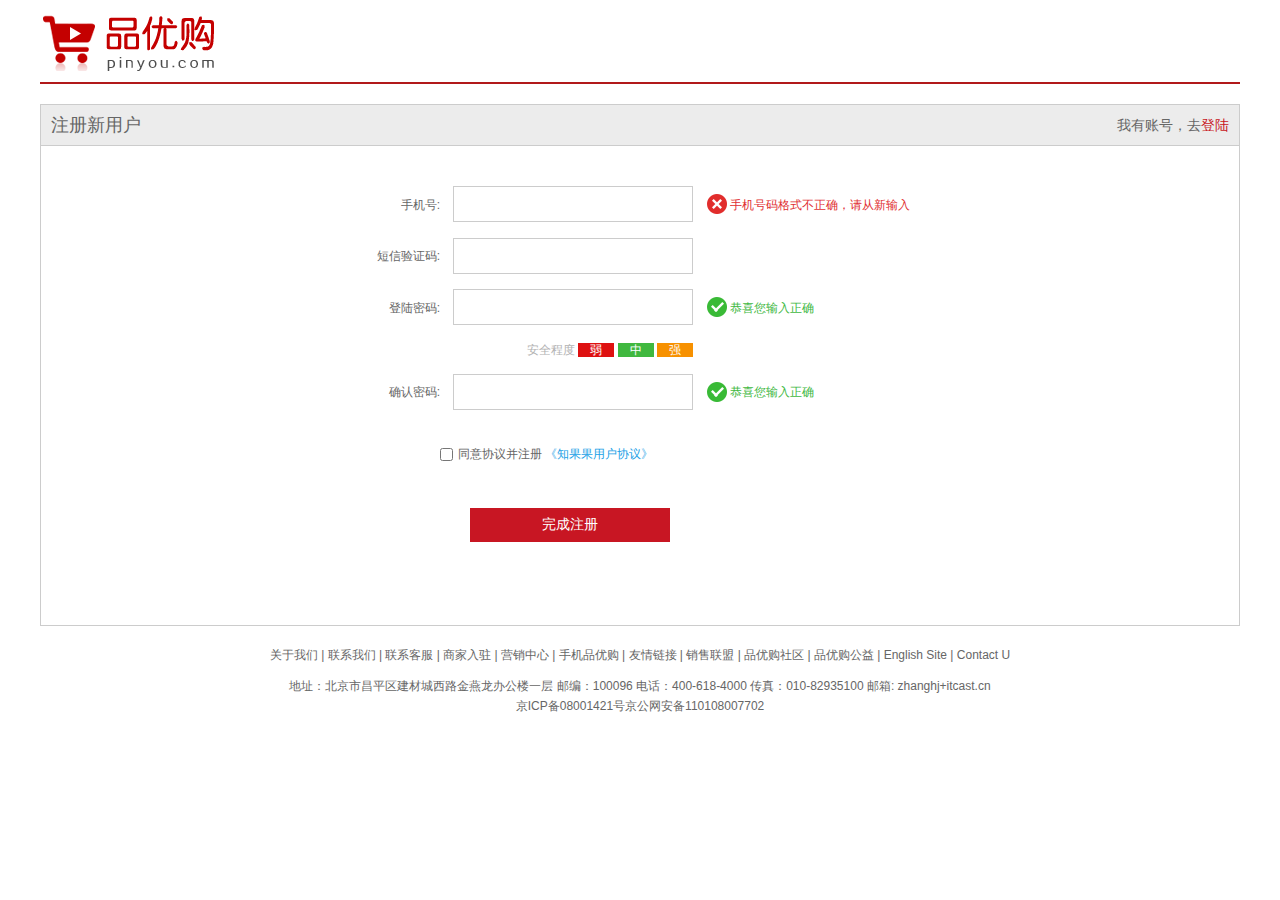
<file: pinyougou/register.html>
<!DOCTYPE html>
<html lang="en">
<head>
	<meta charset="UTF-8">
	<title>注册页面</title>
	<!-- 初始化css -->
	<link rel="stylesheet" href="css/base.css">
	<!-- register css文件 -->
	<link rel="stylesheet" href="css/register.css">
</head>
<body>
	<div class="w">
		<!-- header -->
		<div class="header">
			<div class="logo">
				<a href="index.html">
				   <img src="img/logo.png" alt="">
				</a>
			</div>
		</div>
		<!-- registerarea -->
		<div class="registerarea">
			<h3>
				注册新用户
				<em>
					我有账号，去<a href="login.html">登陆</a>
				</em>
			</h3>
			<div class="reg_form">
				
			    <form action="demo.php">
			    	<ul>
					<li>
						<label for="tel">手机号:</label>
						<input type="text" class="inp" id="tel">
						<span class="error">		
							<i class="error_icon"></i>
						手机号码格式不正确，请从新输入  
						</span>
					</li>
					<li>
						<label for="">短信验证码:</label>
						<input type="text" class="inp">
					
					</li>
					<li>
						<label for="">登陆密码:</label>
						<input type="text" class="inp">
						<span class="success">		
							<i class="success_icon"></i>
						恭喜您输入正确  
						</span>
					</li>
					<li class="safe">
						安全程度 
						<em class="ruo">弱</em>
						<em class="zhong">中</em>
						<em class="qiang">强</em>	
					</li>

					<li>
						<label for="">确认密码:</label>
						<input type="text" class="inp">
						<span class="success" >		
							<i class="success_icon"></i>
						恭喜您输入正确  
						</span>
					</li>
					<li class="agree">  

					  <input type="checkbox" >同意协议并注册
					  <a href="#">《知果果用户协议》</a>
					</li>
					<li>
						<input type="submit" value="完成注册" class="over">
					</li>
				</ul>
			    </form>
				
			</div>
		</div>
		<div class="footer">
			<p class="links">
				关于我们  |  联系我们  |  联系客服  |  商家入驻  |  营销中心  |  手机品优购  |  友情链接  |  销售联盟  |  品优购社区  |  品优购公益  |  English Site  |  Contact U
			</p>

			<p class="copyright">
				地址：北京市昌平区建材城西路金燕龙办公楼一层 邮编：100096 电话：400-618-4000 传真：010-82935100 邮箱: zhanghj+itcast.cn <br>
京ICP备08001421号京公网安备110108007702
			</p>
		</div>
	</div>
</body>
</html>
</file>
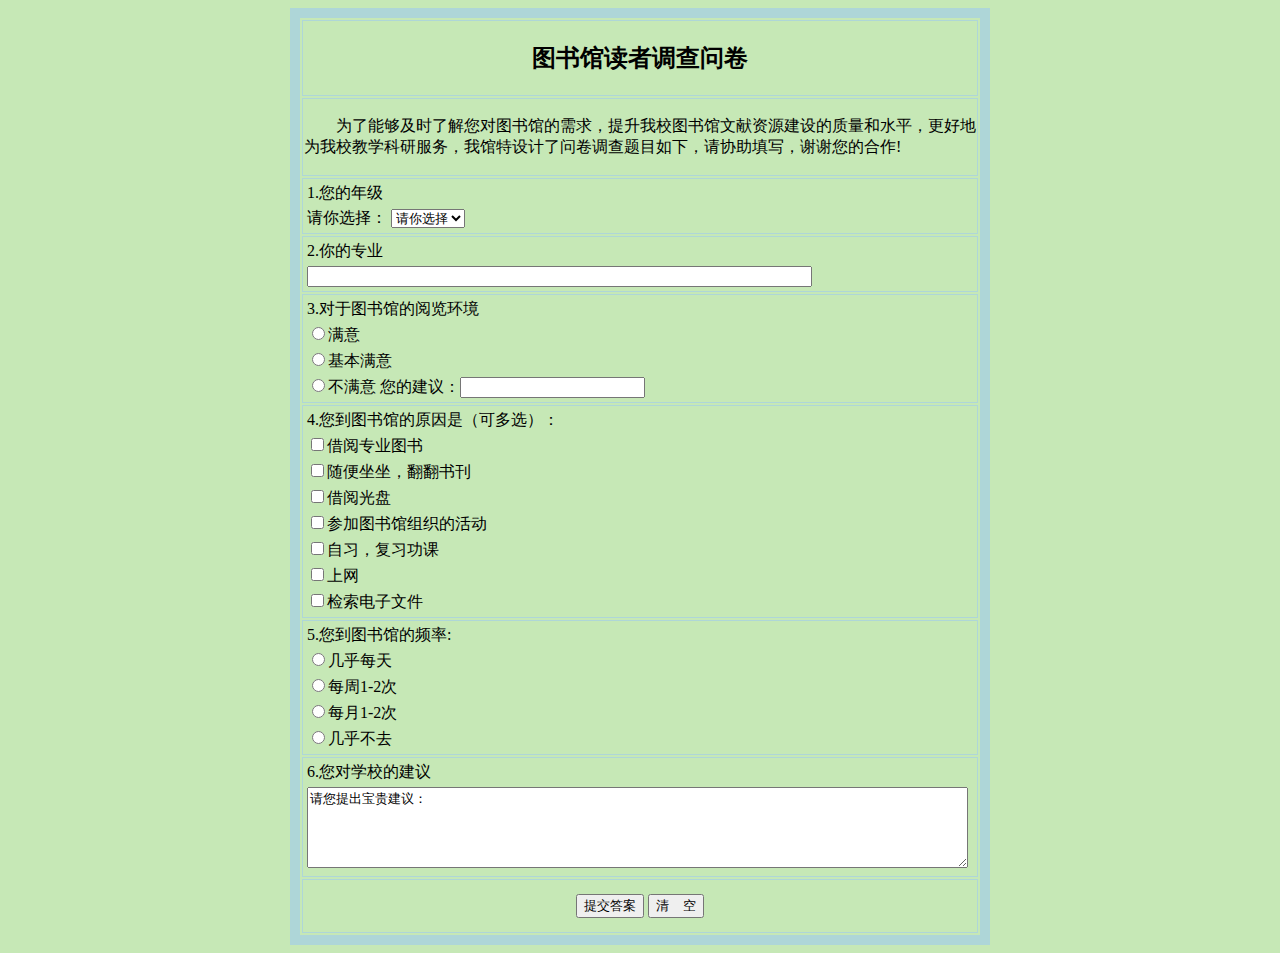
<file: 大学生图书馆调查问卷（表单格式）/project_1.html>
<!-- project_8_2.html 
    功能: 图书馆读者调查问卷 -->
<!DOCTYPE html>
<html lang="en">
<head>
    <meta charset="UTF-8">
    <title>图书馆读者调查问卷</title>
</head>
<body style="background-color: #c6e8b6; font: #000000;" >
    <form action="">
        <table border="10" bordercolor="#aed6d8" align="center" width="700px">
            <tr>
                <td><h2 style="text-align: center;">图书馆读者调查问卷</h2></td>
            </tr>
            <tr>
                <td>
                    <p style="text-indent: 2em;">为了能够及时了解您对图书馆的需求，提升我校图书馆文献资源建设的质量和水平，更好地为我校教学科研服务，我馆特设计了问卷调查题目如下，请协助填写，谢谢您的合作!</p>
                </td>
            </tr>
            <tr>
                <td>
                    <table>
                        <tr>
                            <td>1.您的年级</td>
                        </tr>
                        <tr>
                            <td>
                                请你选择：
                                <select name="">
                                    <option value="" selected>请你选择</option>
                                    <option value="b1">大一</option>
                                    <option value="b2">大二</option>
                                    <option value="b3">大三</option>
                                    <option value="b4">大四</option>
                                    <option value="b5">其他</option>
                                </select>
                            </td>
                        </tr>
                    </table>
                </td>
            </tr>
            <tr>
                <td>
                    <table>
                        <tr>
                            <td>2.你的专业</td>
                        </tr>
                        <tr>
                            <td><input type="text" name="b2" size="60" maxlength="80"></td>
                        </tr>
                    </table>
                </td>
            </tr>
            <tr>
                <td>
                    <table>
                        <tr>
                            <td>3.对于图书馆的阅览环境</td>
                        </tr>
                        <tr>
                            <td><input type="radio" name="b2" value="b2">满意</td>
                        </tr>
                        <tr>
                            <td><input type="radio" name="b2" value="bb">基本满意</td>
                        </tr><tr>
                            <td><input type="radio" name="b2" value="bc">不满意  您的建议：<input type="text" name="" size="20"></td>
                        </tr>
                    </table>
                </td>
            </tr>
            <tr>
                <td>
                    <table>
                        <tr>
                            <td>4.您到图书馆的原因是（可多选）：</td>
                        </tr>
                        <tr>
                            <td><input type="checkbox" name="b3" value="a1">借阅专业图书</td>
                        </tr>
                        <tr>
                            <td><input type="checkbox" name="b4" value="a2">随便坐坐，翻翻书刊</td>
                        </tr>
                        <tr>
                            <td><input type="checkbox" name="b5"" value="a3">借阅光盘</td>
                        </tr>
                        <tr>
                            <td><input type="checkbox" name="b9" value="a7">参加图书馆组织的活动</td>
                        </tr>
                        <tr>
                            <td><input type="checkbox" name="b5" value="a3">自习，复习功课</td>
                        </tr>
                        <tr>
                            <td><input type="checkbox" name="b5" value="a3">上网</td>
                        </tr>
                        <tr>
                            <td><input type="checkbox" name="b5" value="a3">检索电子文件</td>
                        </tr>
                    </table>
                </td>
            </tr>
            <tr>
                <td>
                    <table>
                        <tr>
                            <td>5.您到图书馆的频率:</td>
                        </tr>
                        <tr>
                            <td><input type="radio" name="c1" value="c1">几乎每天</td>
                        </tr>
                        <tr>
                            <td><input type="radio" name="c1" value="c1">每周1-2次</td>
                        </tr>
                        <tr>
                            <td><input type="radio" name="c1" value="c1">每月1-2次</td>
                        </tr> <tr>
                            <td><input type="radio" name="c1" value="c1">几乎不去</td>
                        </tr>
                    </table>
                </td>
            </tr>
            <tr>
                <td>
                    <table>
                        <tr>
                            <td>6.您对学校的建议</td>
                        </tr>
                        <tr>
                            <td><textarea name="" id="" cols="80" rows="5">请您提出宝贵建议：</textarea></td>
                        </tr>
                    </table>
                </td>
            </tr>
            <tr>
                <td align="center" height="50px">
                    <input type="submit" value="提交答案">
                    <input type="reset" value="清&nbsp;&nbsp;&nbsp;&nbsp;空">
                </td>
            </tr>
        </table>
    </form>
</body>
</html>
</file>
<file: pinyougou/css/base.css>
﻿/*清除元素默认的内外边距  */
* {
    margin: 0;
    padding: 0
}
/*让所有斜体 不倾斜*/
em,
i {
    font-style: normal;
}
/*去掉列表前面的小点*/
li {
    list-style: none;
}
/*图片没有边框   去掉图片底侧的空白缝隙*/
img {
    border: 0;  /*ie6*/
    vertical-align: middle;
}
/*让button 按钮 变成小手*/
button {
    cursor: pointer;
}
/*取消链接的下划线*/
a {
    color: #666;
    text-decoration: none;
}

a:hover {
    color: #e33333;
}

button,
input {
    font-family: 'Microsoft YaHei', 'Heiti SC', tahoma, arial, 'Hiragino Sans GB', \\5B8B\4F53, sans-serif;
    /*取消轮廓线 蓝色的*/
    outline: none;
}

body {
    background-color: #fff;
    font: 12px/1.5 'Microsoft YaHei', 'Heiti SC', tahoma, arial, 'Hiragino Sans GB', \\5B8B\4F53, sans-serif;
    color: #666
}

.hide,
.none {
    display: none;
}
/*清除浮动*/
.clearfix:after {
    visibility: hidden;
    clear: both;
    display: block;
    content: ".";
    height: 0
}

.clearfix {
    *zoom: 1
}
</file>
<file: pinyougou/css/common.css>
/*公共样式*/
.fl {
	float: left;
}
.fr {
	float: right;
}
@font-face {
    font-family: 'icomoon';
    src:  url('../fonts/icomoon.eot?7kkyc2');
    src:  url('../fonts/icomoon.eot?7kkyc2#iefix') format('embedded-opentype'),
    url('../fonts/icomoon.ttf?7kkyc2') format('truetype'),
    url('../fonts/icomoon.woff?7kkyc2') format('woff'),
    url('../fonts/icomoon.svg?7kkyc2#icomoon') format('svg');
  font-weight: normal;
  font-style: normal;
}
.fr .icomoon {
	font-family: 'icomoon';
	font-size: 16px;
	line-height: 26px;
}
/*版心*/
.w {
	width: 1200px;
	margin: 0 auto;
}
.style-red {
	color: #c81623;
}
.spacer {
	width: 1px;
	height: 12px;
	background-color: #666;
	margin: 9px 12px 0;
}
/*顶部快捷导航*/
.shortcut {
	height: 31px;
	background-color: #f1f1f1;
	line-height: 31px;
}
.shortcut li {
	float: left;
}
/*header区域*/
.header {
	position: relative;
	height: 105px;
}
.logo {
	position: absolute;
	top: 25px;
	left: 0;
	width: 175px;
	height: 56px;
}
.logo a {
	display: block;
	/*overflow: hidden;*/
	width: 175px;
	height: 56px;
	background: url(../img/logo.png) no-repeat;
	/*text-indent: -999px;*/
	font-size: 0;
}
.search {
	position: absolute;
	top: 25px;
	left: 348px;
}
.text {
	float: left;
	width: 445px;
	height: 32px;
	border: 2px solid #b1191a;
	padding-left: 10px;
	color: #ccc;
}
.btn {
	float: left;
	width: 82px;
	height: 36px;
	background-color: #b1191a;
	border: 0;
	font-size: 16px;
	color: #fff;
}
.hotwrods {
	position: absolute;
	top: 65px;
	left: 348px;
}
.hotwrods a {
	margin: 0 10px;
}
.shopcar {
	position: absolute;
	top:25px;
	right: 64px;
	width: 138px;
	height: 34px;
	border: 1px solid #dfdfdf;
	background-color: #f7f7f7;
	line-height: 34px;
	text-align: center;
}
.car {
	font-family: 'icomoon';
	color: #da5555;
}
.arrow {
	font-family: 'icomoon';
	margin-left: 5px;
}
.count {
	position: absolute;
	top: -5px;
	/*应该是左侧对齐 文字才能往右走显示*/
	left: 100px;
	background-color: #e60012;
	height: 14px;
	padding: 0 3px;
	line-height: 14px;
	color: #fff;
	/*border-radius: 左上角 右上角  右下角  左下角;*/
	border-radius: 7px 7px 7px 0;
}
/*nav start*/
.nav {
	height: 45px;
	border-bottom: 2px solid #b1191a;
}
.dropdown {
	width: 209px;
	height: 45px;
}
.dropdown .dt {
	height: 100%;
	background-color: #b1191a;
	font-size: 16px;
	color: #fff;
	text-align: center;
	line-height: 45px;
}
.dropdown .dd {
	height: 465px;
	background-color: #c81623;
	margin-top: 2px;
} 

.menu_item:hover {
	background-color: #fff;
}
/*鼠标经过li 里面的 a变颜色*/
.menu_item:hover a {
	color: #c81623;
}

.menu_item {
	height: 31px;
	line-height: 31px;
	margin-left: 1px;
	padding: 0 10px;
	transition: all .5s;
}
.menu_item:hover {
	padding-left: 20px;
}
.menu_item a {
	font-size: 14px;
	color: #fff;
}
.menu_item i {
	float: right;
	font-family: 'icomoon';
	font-size: 18px;
	color: #fff;
}
.navitems {
	margin-left: 10px;
}
.navitems li {
	float: left;
}
.navitems li a {
	display: block;
	height: 45px;
	padding: 0 25px;
	line-height: 45px;
	font-size: 16px;
}
/*footer 部分*/
.footer {
	height: 386px;
	background-color: #f5f5f5;
	padding-top: 30px;
}
.mod_service {
	height: 79px;
	border-bottom: 1px solid #ccc;
}

.mod_service li {
	float: left;
	width: 240px;
	height: 79px;

}
.mod-service-icon {
	/*浮动的盒子 可以直接给大小的 不需要转换*/
	float: left;
	width: 50px;
	height: 50px;
	margin-left: 35px;
	background: url(../img/icons.png) no-repeat;
}
.mod_service_zheng {
	background-position: -253px -3px;	
}
.mod_service_tit {
	float: left;
	margin-left: 5px;
}
.mod_service_tit h5 {
	margin: 5px 0;
}
.mod_service_kuai {
	background-position: -255px -54px;
}
.mod_service_bao {
	background-position: -257px -105px;
}
.mod_help {
	height: 187px;
	border-bottom: 1px solid #ccc;
}
.mod_help_item {
	float: left;
	width: 150px;
	padding: 20px 0 0 50px;
}
.mod_help_item dt {
	height: 25px;
	font-size: 16px;
}
.mod_help_item dd {
	height: 22px;
}
.mod_help_app dt,
.mod_help_app p {
	padding-left: 15px;
}
.mod_help_app img {
	margin: 7px 0;
}
.mod_copyright {
	text-align: center;
}
.mod_copyright_links {
	margin: 20px 0 15px 0;
}
.mod_copyright_info {
	line-height: 18px;
}
</file>
<file: pinyougou/css/index.css>
/*这个文件里面放的是 首页的样式*/
.main {
	width: 980px;
	height: 455px;
	margin-left: 219px;
	margin-top: 10px;
}
.focus {
	position: relative;
	width: 720px;
	height: 455px;
	background-color: purple;
}
.arrow-l,
.arrow-r {
	position: absolute;
	top: 50%;
	margin-top: -20px;
	width: 24px;
	height: 40px;
	background: rgba(0, 0, 0, .3);
	text-align: center;
	line-height: 40px;
	color: #fff;
	font-family: 'icomoon';
	font-size: 18px;
}
.arrow-r {
	right: 0;
}
.circle {
	position: absolute;
	bottom: 10px;
	left: 50px;
}
.circle li {
	float: left;
	width: 8px;
	height: 8px;
	/*background-color: #fff;*/
	border: 2px solid rgba(255, 255, 255, 0.5);
	margin: 0 3px;
	border-radius: 50%;
	/*鼠标经过显示小手*/
	cursor: pointer;

}
.current {
	background-color: #fff;
	box-shadow: 
}
.newsflash {
	width: 250px;
	height: 455px;
}
.news {
	height: 163px;
	border: 1px solid #ccc;
}
.news-hd {
	height: 32px;
	/*dotted 点线  dashed  虚线*/
	border-bottom: 1px dotted #ccc;
	padding:0  15px;
	font-size: 14px;
	line-height: 32px;

}
.news-hd a {
	float: right;
	font-size: 12px;
	font-family: 'icomoon';
}
.news-bd {
	padding: 10px 0 0 15px;
}
.news-bd li {
	height: 23px;
}
.lifeservice {
	overflow: hidden;
	height: 208px;
	border: 1px solid #ccc;
	border-top: none;
}
.lifeservice ul {
	width: 252px;
}
.lifeservice li {
	position: relative;
	float: left;
	width: 62px;
	height: 70px;
	border-right: 1px solid #ccc;
	border-bottom: 1px solid #ccc;
}
.lifeservice li a {
	display: block;
	/* overflow: hidden; 解决i 引起的 外边距塌陷合并的问题*/
	overflow: hidden;
	height: 100%;
}
.lifeservice li p {
	text-align: center;
}
.hot {
	position: absolute;
	right: 0;
	top: 0;
	width: 12px;
	height: 15px;
	background: url(../img/jian.jpg) no-repeat;
}
.service_ico {
	display: block;
	width: 24px;
	height: 24px;
	background: url(../img/icons.png) no-repeat;
	margin: 10px auto;
}
.service_ico_huafei {
	background-position: -17px -16px;
}
.service_ico_feiji {
	width: 26px;
	background-position: -78px -16px;
}
.bargain {
	height: 75px;
	margin-top: 5px;
}
/*推荐模块*/
.recommend {
	height: 163px;
	margin-top: 10px;
}
.recom-hd {
	width: 200px;
	height: 163px;
	background-color: #5c5251;
	text-align: center;
}
.recom-hd img {
	margin: 30px 0 10px 0;
}
.recom-hd h3 {
	font-size: 18px;
	color: #fff;
	font-weight: normal;
}
.recom-bd {
	width: 1000px;
	height: 163px;
	background-color: #ebebeb;
}
.recom-bd li {
	float: left;
	width: 249px;
	height: 145px;
	border-right: 1px solid #ccc;
    margin-top: 10px;
}
.recom-bd .last {
	border-right: 0;
}
/*floor 楼层区*/
.box-hd {
	height: 30px;
	border-bottom: 2px solid #c81623;
	margin-top: 25px;
}
.box-hd h3 {
	float: left;
	font-size: 18px;
	color: #c81623;
}
.tab-list {
	float: right;
	line-height: 30px;
}
.tab-list li {
	float: left;
}
.tab-list li a {
	margin: 0 15px;
}
.box-bd {
	height: 360px;
}
.w209 {
	width: 209px;
	background-color: #f9f9f9;
}
.w329 {
	width: 329px;
}
.w219 {
	width: 219px;
	border-right: 1px solid #ccc;
}
.w220 {
	width: 220px;
	border-right: 1px solid #ccc;	
}
.tab-con li {
	float: left;
	height: 360px;
}
.tab-con-item {
	border-bottom: 1px solid #ccc;
}
.tab-con-list {
	overflow: hidden;
	margin-bottom: 15px;
}
.tab-con-list li {
	width: 86px;
	height: 32px;
	line-height: 32px;
	border-bottom: 1px solid #ccc;
	margin-left: 10px;
	text-align: center;
}
.box-bd li {
	overflow: hidden;
}
.box-bd img {
	/*过渡写到本身上， 谁做动画，给谁加*/
	transition: all .2s;
}
/*我们鼠标经过图片 往右走 8px*/
.box-bd img:hover {
	margin-left: 8px;
}
/*电梯导航*/
.fixedtool {
	position: fixed;
	top: 100px;
	left: 50%;
	margin-left: -676px;
	width: 66px;
	background-color: #fff;
}
.fixedtool li {
	height: 32px;
	line-height: 32px;
	text-align: center;
	font-size: 12px;
	border-bottom: 1px solid #ccc;
	cursor: pointer;
}
.fixedtool .current {
	background-color: #c81623;
	color: #fff;
}
</file>
<file: Nike商业网站（HTML+CSS+Javascript）/css/style_2.css>
/* CSS Document */
.center_area {
	width:100%;
	height:350px; 
	margin:0 auto;
}


/*中间区域*/
.center_area .center {
	width:100%;
	height:500px;
	background:#ccc;
	float: left;
}
.common_da {
    width: 800px;
}
.center_area .center .center_top {
	width:100%;
	height:440px;
	/*background: orange;*/
}
/*<==================================================>*/

/*中间轮播图区域*/
 
.content_middle {
	height:440px;
    margin:0px auto;
    position:relative;
    border: 1px solid #ccc;
}
.content_middle:hover .common {
	display: block;
}
/*左右切换图标*/
.content_middle .common {
	display: block;
	width:50px;
	height: 100px;
	position: absolute;
	/* position属性指定一个元素（静态的，相对的，绝对或固定）的定位方法的类型。
            absolute	生成绝对定位的元素，相对于 static 定位以外的第一个父元素进行定位。元素的位置通过 "left", "top", "right" 以及 "bottom" 属性进行规定。
            fixed	生成固定定位的元素，相对于浏览器窗口进行定位。元素的位置通过 "left", "top", "right" 以及 "bottom" 属性进行规定。
            relative	生成相对定位的元素，相对于其正常位置进行定位。因此，"left:20" 会向元素的 LEFT 位置添加 20 像素。 */
	z-index: 25;
	/* z-index 属性指定一个元素的堆叠顺序。
            拥有更高堆叠顺序的元素总是会处于堆叠顺序较低的元素的前面。
            注意： z-index 进行定位元素(position:absolute, position:relative, or position:fixed)。 */
    top:72%;
    margin-top: -50px;
    display: none;
}
.content_middle .btnLeft {
	opacity: 0.5;
	/* Opacity属性设置一个元素了透明度级别。
	value	指定不透明度。从0.0（完全透明）到1.0（完全不透明） */
	left:0px;
	background: url(../images/sprite.png) no-repeat;
}
.content_middle .btnRight {
	opacity: 0.5;
	right:0px; 
	background: url(../images/sprite.png) no-repeat -60px 0;
}
/*左右切换图标*/
.content_middle ul li {
	width:100%;
	height:440px; 
	opacity: 0;
	filter: alpha(opacity=0);    /*透明度为零 */
	/*filter 属性定义了元素(通常是<img>)的可视效果(例如：模糊与饱和度)。
	注意: 滤镜通常使用百分比 (如：75%), 当然也可以使用小数来表示 (如：0.75)。
	none	默认值，没有效果。
	 blur(px)	给图像设置高斯模糊。"radius"一值设定高斯函数的标准差，或者是屏幕上以多少像素融在一起， 所以值越大越模糊；

	如果没有设定值，则默认是0；这个参数可设置css长度值，但不接受百分比值。
	brightness(%)	给图片应用一种线性乘法，使其看起来更亮或更暗。如果值是0%，图像会全黑。值是100%，则图像无变化。其他的值对应线性乘数效果。值超过100%也是可以的，图像会比原来更亮。如果没有设定值，默认是1。
	contrast(%)	调整图像的对比度。值是0%的话，图像会全黑。值是100%，图像不变。值可以超过100%，意味着会运用更低的对比。若没有设置值，默认是1。
	drop-shadow(h-shadow v-shadow blur spread color)	
	给图像设置一个阴影效果。阴影是合成在图像下面，可以有模糊度的，可以以特定颜色画出的遮罩图的偏移版本。 函数接受<shadow>(在CSS3背景中定义)类型的值，除了"inset"关键字是不允许的。该函数与已有的box-shadow box-shadow属性很相似；不同之处在于，通过滤镜，一些浏览器为了更好的性能会提供硬件加速。<shadow>参数如下：

	<offset-x> <offset-y> (必须)
	这是设置阴影偏移量的两个 <length>值. <offset-x> 设定水平方向距离. 负值会使阴影出现在元素左边. <offset-y>设定垂直距离.负值会使阴影出现在元素上方。查看<length>可能的单位.
	如果两个值都是0, 则阴影出现在元素正后面 (如果设置了 <blur-radius> and/or <spread-radius>，会有模糊效果).
	<blur-radius> (可选)
	这是第三个code><length>值. 值越大，越模糊，则阴影会变得更大更淡.不允许负值 若未设定，默认是0 (则阴影的边界很锐利).
	<spread-radius> (可选)
	这是第四个 <length>值. 正值会使阴影扩张和变大，负值会是阴影缩小.若未设定，默认是0 (阴影会与元素一样大小). 
	注意: Webkit, 以及一些其他浏览器 不支持第四个长度，如果加了也不会渲染。
	
	<color> (可选)
	查看 <color>该值可能的关键字和标记。若未设定，颜色值基于浏览器。在Gecko (Firefox), Presto (Opera)和Trident (Internet Explorer)中， 会应用colorcolor属性的值。另外, 如果颜色值省略，WebKit中阴影是透明的。
	grayscale(%)	
	将图像转换为灰度图像。值定义转换的比例。值为100%则完全转为灰度图像，值为0%图像无变化。值在0%到100%之间，则是效果的线性乘子。若未设置，值默认是0；

	hue-rotate(deg)	
	给图像应用色相旋转。"angle"一值设定图像会被调整的色环角度值。值为0deg，则图像无变化。若值未设置，默认值是0deg。该值虽然没有最大值，超过360deg的值相当于又绕一圈。

	invert(%)	
	反转输入图像。值定义转换的比例。100%的价值是完全反转。值为0%则图像无变化。值在0%和100%之间，则是效果的线性乘子。 若值未设置，值默认是0。

	opacity(%)	
	转化图像的透明程度。值定义转换的比例。值为0%则是完全透明，值为100%则图像无变化。值在0%和100%之间，则是效果的线性乘子，也相当于图像样本乘以数量。 若值未设置，值默认是1。该函数与已有的opacity属性很相似，不同之处在于通过filter，一些浏览器为了提升性能会提供硬件加速。

	saturate(%)	
	转换图像饱和度。值定义转换的比例。值为0%则是完全不饱和，值为100%则图像无变化。其他值，则是效果的线性乘子。超过100%的值是允许的，则有更高的饱和度。 若值未设置，值默认是1。

	sepia(%)	
	将图像转换为深褐色。值定义转换的比例。值为100%则完全是深褐色的，值为0%图像无变化。值在0%到100%之间，则是效果的线性乘子。若未设置，值默认是0； */
	position: absolute;
	margin:0px auto;
}

/*切换小图标*/

.content_middle .table {
	width:740px; 
	height:33px;
	position: absolute;
	bottom:10px;
	left:50%;
	z-index:9;
	/* z-index 属性指定一个元素的堆叠顺序。
    拥有更高堆叠顺序的元素总是会处于堆叠顺序较低的元素的前面。
    注意： z-index 进行定位元素(position:absolute, position:relative, or position:fixed)。 */
	margin-left:-355px;  
	line-height: 24px; 
}
.content_middle .table a {
    width:115px;
    height:33px;  
    background:#E3DEE1;
    opacity: 0.8;
    text-align:center;
    line-height: 33px;
    margin-left:3px; 
    display: block;
    float:left;  
}

.content_middle .table a.small_active {
	background:#ABABAB;
	color: #FFFBEE;
	 
}
</file>
<file: pinyougou/css/detail.css>
/*详情页的样式文件*/
.de_container {
	margin-top: 20px;
}
.crumb_wrap {
	height: 25px;
}
.crumb_wrap a {
	margin-right: 10px;
}
.preview_wrap {
	width: 400px;
	height: 590px;
}
.preview_img {
	height: 398px;
	border: 1px solid #ccc;
}
.preview_list {
	position: relative;
	height: 60px;
	margin-top: 60px;
}
.list_item {
	width: 320px;
	height: 60px;
	margin: 0 auto;
}
.list_item li {
	float: left;
	width: 56px;
	height: 56px;
	border: 2px solid transparent;
	margin: 0 2px;
}
.list_item li.current {
	border-color: #c81623;
}
.arrow_prev,
.arrow_next {
	position: absolute;
	top: 15px;
	width: 22px;
	height: 32px;
	background-color: purple;
}
.arrow_prev {
	left: 0;
	background: url(../img/arrow-prev.png) no-repeat;
}
.arrow_next {
	right: 0;
	background: url(../img/arrow-next.png) no-repeat;
}
.itemInfo_wrap {
	width: 718px;
}
.sku_name {
	height: 30px;
	font-size: 16px;
	font-weight: 700;
}
.news {
	height: 32px;
	color: #e12228;
}
.summary dl {
	overflow: hidden;
}
.summary dt,
.summary dd {
	float: left;
}
.summary dt {
	width: 60px;
	padding-left: 10px;
	line-height: 36px;
}
.summary_price ,
.summary_promotion {
	position: relative;
	padding: 10px 0;
	background-color: #fee9eb;
}
.price {
	font-size: 24px;
	color: #e12228;
}
.summary_price a {
	color: #c81623;
}
.remark {
	position: absolute;
	right: 10px;
	top: 20px;
}
.summary_promotion {
	padding-top: 0;
}
.summary_promotion dd {
	width: 450px;
	line-height: 36px;
}
.summary_promotion em {
	display: inline-block;
	width: 40px;
	height: 22px;
	background-color: #c81623;
	text-align: center;
	line-height: 22px;
	color: #fff;
}
.summary_support dd {
	line-height: 36px;
}
.choose_color a {
	display: inline-block;
	width: 80px;
	height: 41px;
	background-color: #f7f7f7;
	border: 1px solid #ededed;
	text-align: center;
	line-height: 41px;
}
.summary a.current {
	border-color: #c81623;
}
.choose_version  {
	margin: 10px 0;
}
.choose_version a,
.choose_type a {
	display: inline-block;
	height: 32px;
	padding: 0 12px;
	background-color: #f7f7f7;
	border: 1px solid #ededed;
	text-align: center;
	line-height: 32px;
}
.choose_btns {
	margin-top: 20px;
}
.choose_amount {
	position: relative;
	float: left;
	width: 50px;
	height: 46px;
	background-color: pink;
}
.choose_amount input {
	width: 33px;
	height: 44px;
	border: 1px solid #ccc;
	text-align: center;
}
.add,
.reduce {
	position: absolute;
	right: 0;
	width: 15px;
	height: 22px;
	border: 1px solid #ccc;
	background-color: #f1f1f1;
	text-align: center;
	line-height: 22px;
}
.add {
	top: 0;
	
}
.reduce {
	bottom: 0;
	/*禁止鼠标样式*/
	cursor: not-allowed;   /* pointer  小手  move  移动  */
}
.addcar {
	float: left;
	width: 142px;
	height: 46px;
	background-color: #c81623;
	text-align: center;
	line-height: 46px;
	font-size: 18px;
	color: #fff;
	margin-left: 10px;
	font-weight: 700;
}
.product_detail {
	margin-bottom: 50px;
}
.aside {
	width: 208px;
	border: 1px solid #ccc;
}
.tab_list {
	overflow: hidden;
	height: 34px;
}
/*把背景颜色 底边框都给 li*/
.tab_list li {
	float: left;
	background-color: #f1f1f1;
	border-bottom: 1px solid #ccc;
	height: 33px;
	text-align: center;
	line-height: 33px;
}
/*鼠标单击 li 变化样式   背景变白色 去掉下边框 文字变颜色*/
.tab_list .current {
	background-color: #fff;
	border-bottom: 0;
	color: red;
}
.first_tab {
	width: 104px;
}
.second_tab {
	width: 103px;
	border-left: 1px solid #ccc;
}
.tab_con {
	padding: 0 10px;
}
.tab_con li {
	border-bottom: 1px solid #ccc;
}
.tab_con li h5 {
	/*超出的文字省略号显示*/
	white-space: nowrap;
	overflow: hidden;
	text-overflow: ellipsis;
	font-weight: 400;
}
.aside_price {
	font-weight: 700;
	margin: 10px 0;
}
.as_addcar {
	display: block;
	width: 88px;
	height: 26px;
	border: 1px solid #ccc;
	background-color: #f7f7f7;
	margin: 10px auto;
	text-align: center;
	line-height: 26px;
}
.detail {
	width: 978px;
}
.detail_tab_list {
	height: 39px;
	border: 1px solid #ccc;
	background-color: #f1f1f1;
}
.detail_tab_list li {
	float: left;
	height: 39px;
	line-height: 39px;
	padding: 0 20px;
	text-align: center;
	cursor: pointer;
}
.detail_tab_list .current {
	background-color: #c81623;
	color: #fff;
}
.item_info {
	padding: 20px 0 0 20px;
}
.item_info li {
	line-height: 22px;
}
.more {
	float: right;
	font-weight: 700;
	font-family: 'icomoon';
}
</file>
<file: pinyougou/css/list.css>
/*列表页面的css*/
.sk {
	position: absolute;
	top: 40px;
	left: 185px;
	height: 32px;
	border-left: 1px solid  #b1191a;
	padding: 5px 0 0 15px;
}
.sk_list li {
	float: left;
	line-height: 45px;
	margin: 0 30px;
}
.sk_list li a {
	font-size: 16px;
	color: #000;
	font-weight: 700;

}
.sk_list li a:hover {
	color: #c81523;
}
.sk_con li {
	float: left;
	line-height: 45px;
	margin: 0 20px;
}
.sk_con li a {
	font-size: 14px;
	font-weight: 700;
	font-family: 'icomoon';
}
/*列表页内容区域?*/
.sk_bd {
	margin-top: 25px;
}
.sk_bd ul {
	width: 1212px;
}
.sk_goods {
	position: relative;
	float: left;
	width: 288px;
	height: 458px;
	border: 1px solid transparent;
	margin: 0  12px 15px 0;
}
.sk_goods:hover {
	border: 1px solid #e12228;
}
.sk_goods_title {
	font-size: 14px;
	color: #666;
	font-weight: normal;
	padding: 10px;
}
.sk_goods_price {
	padding: 0 10px;
}
.sk_goods_price em {
	font-size: 22px;
	color: #e60012;
}
.sk_goods_price del {
	font-size: 14px;
	font-weight: 700;
	color: #a4a4a4;
}
.sk_goods_progress {
	padding: 0 10px;
}
.bar {
	display: inline-block;
	width: 130px;
	height: 10px;
	border: 1px solid #b1191a;
	vertical-align: middle;
	margin: 0 5px;
	border-radius: 5px;
}
.bar_in {
	width: 87%;
	height: 10px;
	background-color: #f24349;
}
.sk_goods_progress em,
.sk_goods_progress i {
	color: #f24349;
}
.sk_goods_buy {
	position: absolute;
	bottom: 0;
	width: 100%;
	height: 50px;
	background-color: #b1191a;
	color: #fff;
	text-align: center;
	line-height: 50px;
	font-size: 20px;
}
.page {
	margin: 40px 0;
	/*里面的文字内容  行内块 行内元素 都可以水平居中对齐*/
	text-align: center;
}
.page_num a {
	display: inline-block;
	width: 36px;
	height: 36px;
	line-height: 36px;
	border: 1px solid #ccc;
	background-color: #f7f7f7;
}
.page_num .pn_prev,
.page_num .pn_next {
	width: 83px;
}
.page_num .dotted ,
.page_num .current {
	border: 1px solid transparent;
	background-color: transparent;
}
.page_skip input {
	width: 46px;
	height: 36px;
	border: 1px solid #ccc;
	text-align: center;
	/*过渡写在本身上 谁做动画，给谁加*/
	transition: all 0.3s;
}
/*表单获得焦点后 */
.page_skip input:focus {
	width: 88px;
	border: 1px solid skyblue;
}
.page_skip button {
	width: 54px;
	height: 36px;
	border: 1px solid #ccc;
	background-color: #f7f7f7;
}
</file>
<file: pinyougou/css/register.css>
.w {
	width: 1200px;
	margin: auto;
}
.header {
	height: 82px;
	border-bottom: 2px solid #b1191a;
}
.logo {
	padding-top: 15px;
}
.registerarea {
	height: 520px;
	border: 1px solid #ccc;
	margin-top: 20px;
}
.registerarea h3 {
	height: 40px;
	border-bottom: 1px solid #ccc;
	background-color: #ececec;
	padding: 0  10px;
	font-weight: 400;
	line-height: 40px;
	font-size: 18px;
}
.registerarea h3 em {
	float: right;
	font-size: 14px;
}
.registerarea a {
	color: #c81623;
}
.reg_form {
	width: 600px;
	height: 400px;
	margin: 40px auto 0;
}
.reg_form li {
	margin-bottom: 15px;
}
.reg_form label {
	display: inline-block;
	width: 100px;
	height: 36px;
	line-height: 36px;
	text-align: right;
}
.inp {
	width: 238px;
	height: 34px;
	border: 1px solid #ccc;
	margin-left: 10px;
} 
.error {
	color: #df3033;
	margin-left: 10px;
}
.error_icon,
.success_icon {
	display: inline-block;
	width: 20px;
	height: 20px;
	background: url(../img/error.png) no-repeat;
	vertical-align: middle;
	margin-top: -2px;
}
.success {
	color: #40b83f;
	margin-left: 10px;
}
.success_icon {
	background-image: url(../img/success.png);
}
.safe {
	padding-left: 187px;
	color: #b2b2b2;
}
.safe em {
	padding: 0 12px;
	color: #fff;
}
.ruo {
	background-color: #de1111;
}

.zhong {
	background-color: #40b83f;
}

.qiang {
	background-color: #f79100;
}
.agree {
	padding-top: 20px;
	padding-left: 100px;
}
.agree  input {
	vertical-align: middle;
	margin-right: 5px;
}
.agree  a {
	color: #1ba1e6;
}
.over {
	width: 200px;
	height: 34px;
	background-color: #c81623;
	margin: 30px 0 0 130px;
	border: none;
	color: #fff;
	font-size: 14px;

}
.footer {
	height: 120px;
	text-align: center;
}
.links {
	margin-top: 20px;
	height: 30px;
}
.copyright {
	line-height: 20px;
}
</file>
